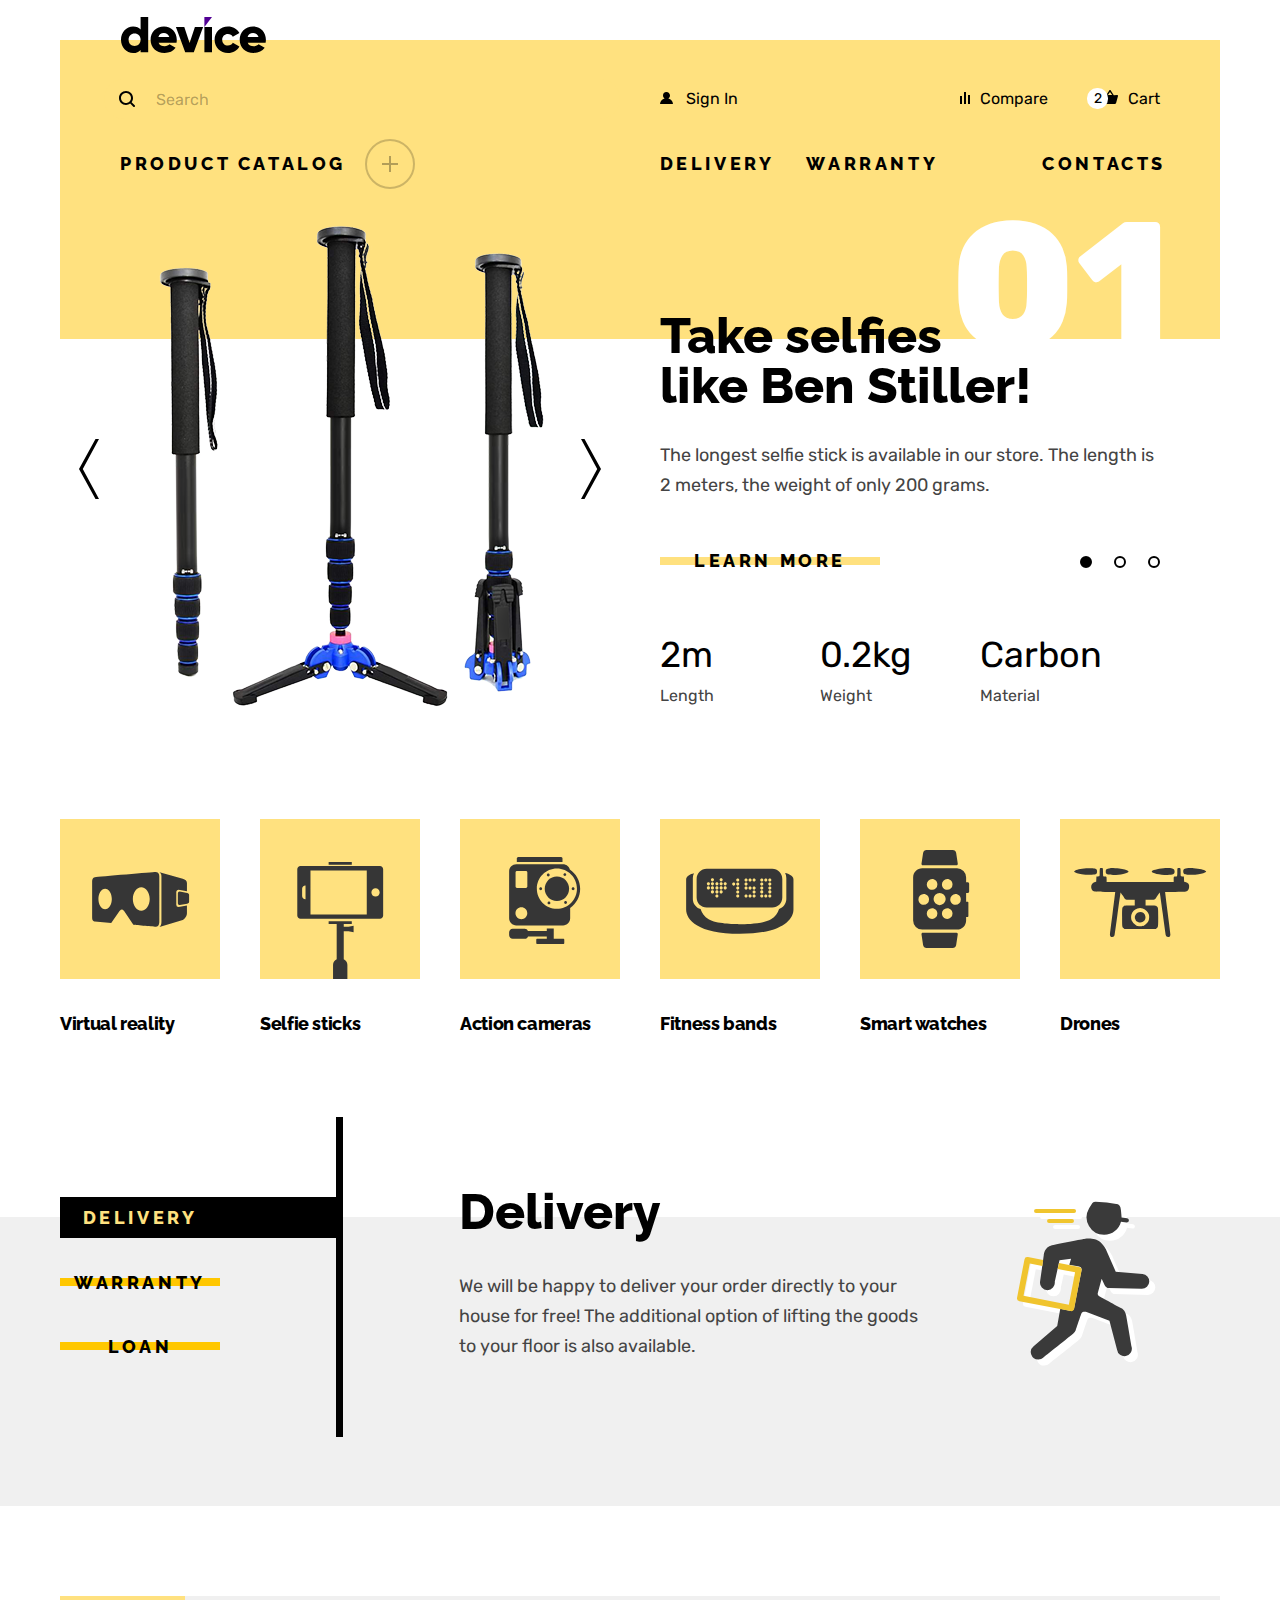
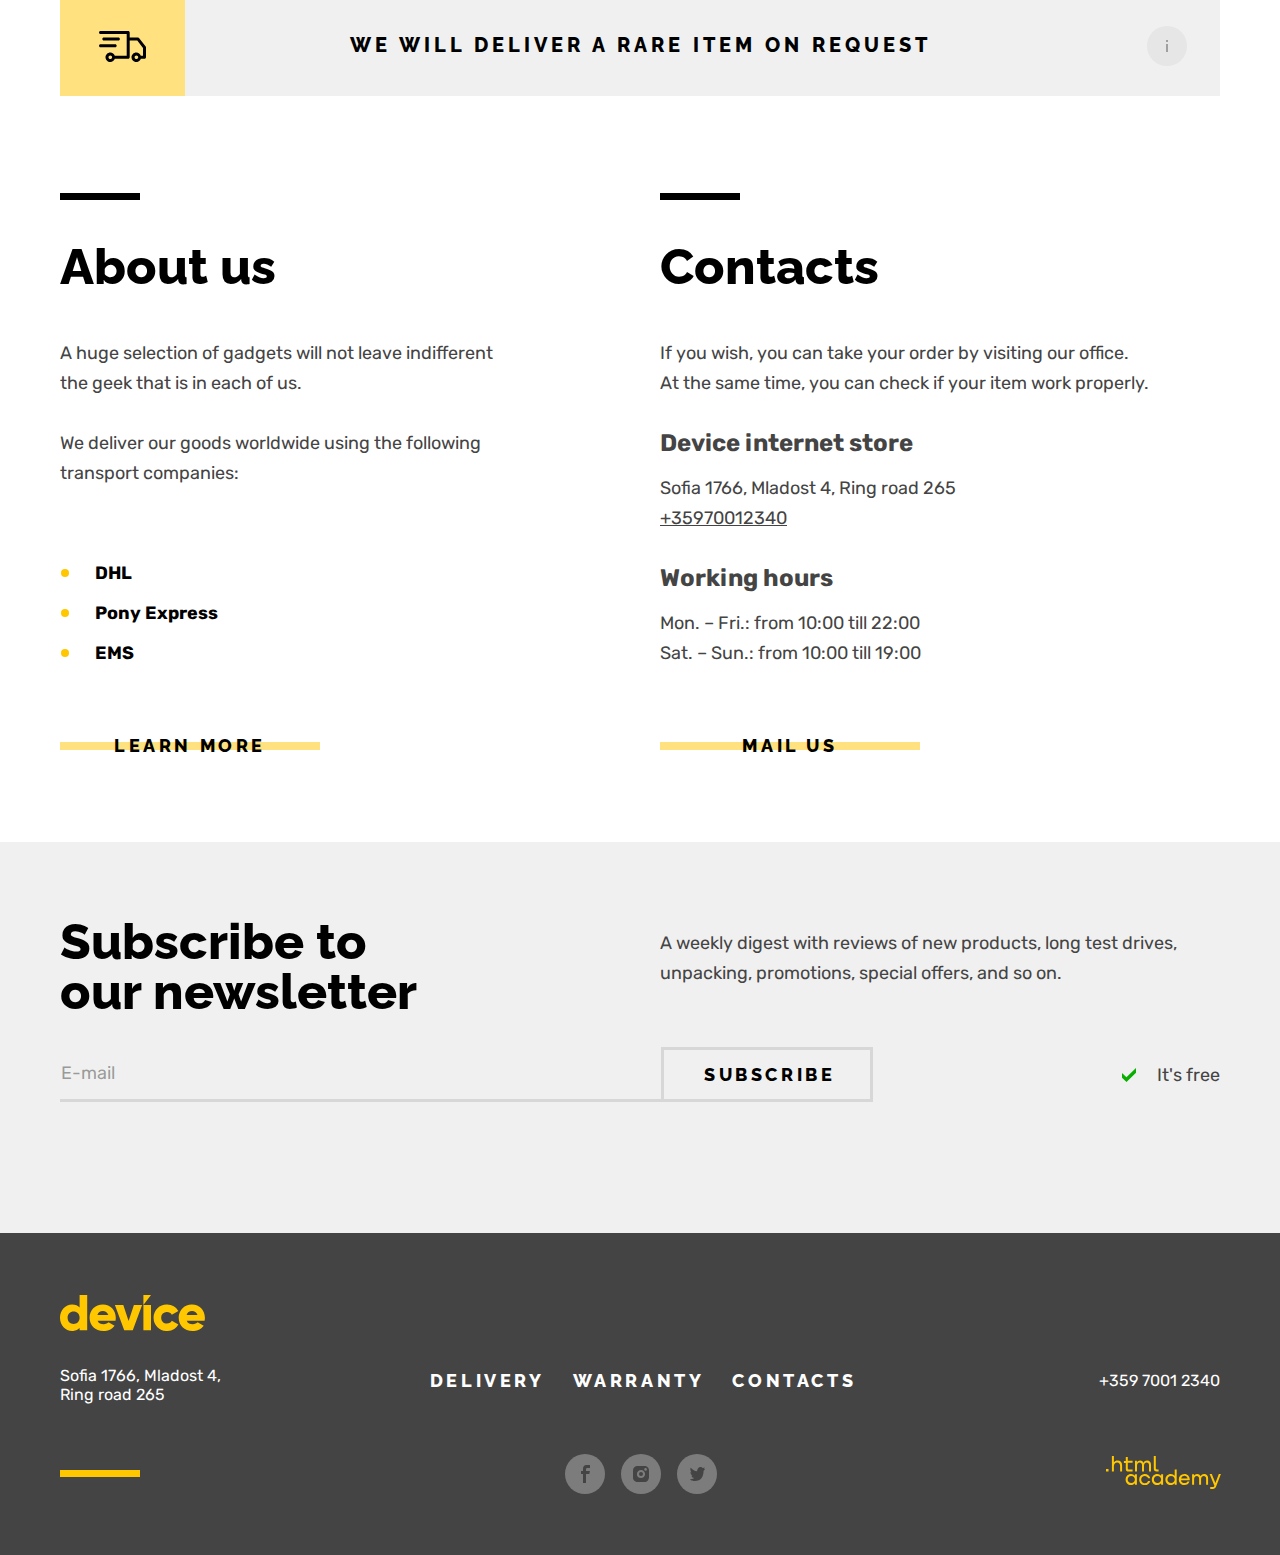
<file: index.html>
<!DOCTYPE html>
<html lang="en">
  <head>
    <meta charset="utf-8">
    <title>Device electronics store</title>
    <link rel="icon" type="image/png" sizes="32x32" href="img/favicon.png">
    <link rel="stylesheet" href="css/styles.css">
  </head>
  <body>
    <header class="page-header">
      <h1 class="visually-hidden">Device electronics store</h1>
      <nav class="navigation">
        <a class="logo-header">
          <img src="img/logo-device-header.svg" alt="Device electronics store logo." width="145" height="36">
        </a>

        <div class="navigation-up-line">
          <!--Search-->
          <form class="search-form" action="https://echo.htmlacademy.ru/" method="get">
            <label class="visually-hidden" for="search-1">Search.</label>
            <div class="search-form-input-wrapper">
              <input class="search-field" type="search" id="search-1" name="search-request" placeholder="Search">
              <button class="search-button" type="submit">Find</button>
            </div>
          </form>

          <!--Navigation top block-->
          <div class="navigation-up-line-container">
            <a class="navigation-link navigation-text-enter" href="#">Sign In</a>
            <a class="navigation-link navigation-text-compare" href="#">Compare</a>
            <a class="navigation-link navigation-text-cart" href="#">
              <div class="goods-number">2</div>
              Cart
            </a>

            <!--Cart Popover-->
            <div class="popover">
              <!--Add class "popover-open" to div with class "popover" above to reveal cart popover-->
              <button class="visually-hidden" type="button">Close.</button>
              <div class="popover-content">
                <h2 class="visually-hidden">Cart.</h2>
                <ul class="cart-items-list">
                  <li class="cart-item">
                    <a class="cart-item-link" href="#">
                      <img class="cart-preview" src="img/product-cart-small-1.jpg" alt="" width="41" height="43">
                      <p class="cart-item-title">Amateur selfie stick</p>
                    </a>
                    <button class="cart-item-delete-button" type="button">
                      <span class="visually-hidden">Remove from the cart.</span>
                    </button>
                  </li>
                  <li class="cart-item">
                    <a class="cart-item-link" href="#">
                      <img class="cart-preview" src="img/product-cart-small-2.jpg" alt="" width="41" height="43">
                      <p class="cart-item-title">Professional selfie stick</p>
                    </a>
                    <button class="cart-item-delete-button" type="button">
                      <span class="visually-hidden">Remove from the cart.</span>
                    </button>
                  </li>
                </ul>
                <div class="cart-summary-wrapper">
                  <span class="cart-summary">Items: 2</span>
                  <span class="cart-summary-cost">Total: $40</span>
                </div>
                <a class="main-button-typography cart-button-white" href="#">Open the Cart</a>
              </div>
            </div>
          </div>
        </div>

        <!--Navigation bottom block-->
        <ul class="navigation-list-shop">
          <li class="navigation-item-catalog">
            <div class="navigation-item-catalog-icon">
              <a class="main-button-typography big-navigation-catalog-link" href="#">Product catalog</a>
            </div>
            <ul class="catalog-categories-list">
              <li class="catalog-categories-item">
                <a class="catalog-categories-link" href="#">Virtual reality</a>
              </li>
              <li class="catalog-categories-item">
                <a class="catalog-categories-link" href="#">Fitness bands</a>
              </li>
              <li class="catalog-categories-item">
                <a class="catalog-categories-link" href="#">Drones</a>
              </li>
              <li class="catalog-categories-item">
                <a class="catalog-categories-link" href="selfie-sticks.html">Selfie sticks</a>
              </li>
              <li class="catalog-categories-item">
                <a class="catalog-categories-link" href="#">Smart watches</a>
              </li>
              <li class="catalog-categories-item">
                <a class="catalog-categories-link" href="#">Action cameras</a>
              </li>
            </ul>
          </li>
          <li>
            <a class="main-button-typography big-navigation-link" href="#">Delivery</a>
          </li>
          <li class="navigation-item-warranty">
            <a class="main-button-typography big-navigation-link" href="#">Warranty</a>
          </li>
          <li>
            <a class="main-button-typography big-navigation-link" href="#">Contacts</a>
          </li>
        </ul>
      </nav>
    </header>

    <main class="main-container">
      <div class="page-container">

        <!--Slider-->
        <section class="slider">
          <h2 class="visually-hidden">Bestsellers.</h2>
          <ol class="slider-list">
            <li class="index-columns">
              <h3 class="visually-hidden">Selfie stick.</h3>
              <img src="img/slider-3-selfie-stick.png" alt="" width="560" height="560">
              <div class="one-half-box">
                <div class="slider-item-number">01</div>
                <strong class="title-typography slider-item-tagline">Take selfies <br>like Ben Stiller!</strong>
                <p class="main-text">The longest selfie stick is available in our store. The length is <br>2 meters, the weight of only 200 grams.</p>
                <a class="main-button-typography button-details button-yellow-line" href="#">Learn more</a>
                <dl class="slider-item-specifications-list">
                  <div class="specifications-container">
                    <dt class="slider-item-specifications-term">Length</dt>
                    <dd class="slider-item-specifications-description">2m</dd>
                  </div>
                  <div class="specifications-container">
                    <dt class="slider-item-specifications-term">Weight</dt>
                    <dd class="slider-item-specifications-description">0.2kg</dd>
                  </div>
                  <div class="specifications-container">
                    <dt class="slider-item-specifications-term">Material</dt>
                    <dd class="slider-item-specifications-description">Carbon</dd>
                  </div>
                </dl>
              </div>
            </li>
            <li class="index-columns slide-hidden">
              <h3 class="visually-hidden">Fitness band.</h3>
              <img src="img/slider-2-fitness-band.png" alt="" width="560" height="560">
              <div class="one-half-box">
                <div class="slider-item-number">02</div>
                <strong class="title-typography slider-item-tagline">Be in great shape!</strong>
                <p class="main-text">Motivating fitness bands will help you find the strength not to miss workouts and follow a diet.</p>
                <a class="main-button-typography button-details button-yellow-line" href="#">Learn more</a>
                <dl class="slider-item-specifications-list">
                  <div class="specifications-container">
                    <dt class="slider-item-specifications-term">Without recharging</dt>
                    <dd class="slider-item-specifications-description">48 hours</dd>
                  </div>
                </dl>
              </div>
            </li>
            <li class="index-columns slide-hidden">
              <h3 class="visually-hidden">Drone.</h3>
              <img src="img/slider-1-drone.png" alt="" width="560" height="560">
              <div class="one-half-box">
                <div class="slider-item-number">03</div>
                <strong class="title-typography slider-item-tagline">Shoot a bird's <br>eye view video!</strong>
                <p class="main-text">Thanks to a high dynamic range, high resolution, and accurate color reproduction, even low-light scenes are sharp
                  and vibrant.</p>
                <a class="main-button-typography button-details button-yellow-line" href="#">Learn more</a>
                <dl class="slider-item-specifications-list">
                  <div class="specifications-container">
                    <dt class="slider-item-specifications-term">Video</dt>
                    <dd class="slider-item-specifications-description">5.4K</dd>
                  </div>
                  <div class="specifications-container">
                    <dt class="slider-item-specifications-term">FHD Transmission</dt>
                    <dd class="slider-item-specifications-description">12km</dd>
                  </div>
                </dl>
              </div>
            </li>
          </ol>

          <!--Slider navigation-->
          <div class="photo-slider-buttons-wrapper">
            <button class="photo-slider-button" type="button">
              <span class="visually-hidden">Previous photo.</span>
            </button>
            <button class="photo-slider-button slider-next" type="button">
              <span class="visually-hidden">Next photo.</span>
            </button>
          </div>

          <div class="main-slider-pagination">
            <button class="main-slider-pagination-button slider-pagination-button-current" type="button">
              <span class="visually-hidden">Selfie stick.</span>
            </button>
            <button class="main-slider-pagination-button" type="button">
              <span class="visually-hidden">Fitness band.</span>
            </button>
            <button class="main-slider-pagination-button" type="button">
              <span class="visually-hidden">Drone.</span>
            </button>
          </div>
        </section>

        <!--Product categories-->
        <section>
          <h2 class="visually-hidden">Categories.</h2>
          <ul class="categories-list">
            <li>
              <a class="categories-link category-1-VR" href="#">
                <span class="categories-name">Virtual reality</span>
              </a>
            </li>
            <li>
              <a class="categories-link category-2-selfie-sticks" href="selfie-sticks.html">
                <span class="categories-name">Selfie sticks</span>
              </a>
            </li>
            <li>
              <a class="categories-link category-3-action-cameras" href="#">
                <span class="categories-name">Action cameras</span>
              </a>
            </li>
            <li>
              <a class="categories-link category-4-fitness-bands" href="#">
                <span class="categories-name">Fitness bands</span>
              </a>
            </li>
            <li>
              <a class="categories-link category-5-smart-watches" href="#">
                <span class="categories-name">Smart watches</span>
              </a>
            </li>
            <li>
              <a class="categories-link category-6-drones" href="#">
                <span class="categories-name">Drones</span>
              </a>
            </li>
          </ul>
        </section>
      </div>

      <!--Services, the second slider-->
      <section class="services">
        <h2 class="visually-hidden">Services.</h2>

        <div class="services-grey-background">
          <div class="page-container tabs-container">

            <!--Tabs-->
            <ul class="services-navigation-tabs">
              <li class="services-navigation-item services-navigation-item-current">
                <div class="tabs-button">
                  <a class="main-button-typography tabs-button-current" href="#">Delivery</a>
                </div>
              </li>
              <li class="services-navigation-item">
                <div class="tabs-button">
                  <a class="main-button-typography button-yellow-dark-line" href="#">Warranty</a>
                </div>
              </li>
              <li class="services-navigation-item">
                <div class="tabs-button">
                  <a class="main-button-typography button-yellow-dark-line" href="#">Loan</a>
                </div>
              </li>
            </ul>

            <!--Content-->
            <ul class="services-list">
              <li class="services-item services-item-1-delivery">
                <div>
                  <h3 class="title-typography services-title">Delivery</h3>
                  <p class="main-text services-text">We will be happy to deliver your order directly to your <br>house for free! The additional option
                    of lifting the goods <br>to your floor is also available.</p>
                </div>
              </li>
              <li class="services-item services-item-2-warranty services-item-hidden">
                <div>
                  <h3 class="title-typography services-title">Warranty</h3>
                  <p class="main-text services-text">All goods come with instruction manual and certificate <br>with one year warranty.</p>
                </div>
              </li>
              <li class="services-item services-item-3-credit services-item-hidden">
                <div>
                  <h3 class="title-typography services-title">Credit</h3>
                  <p class="main-text services-text">Take advantage of the unique credit program of our <br>financial partners. Buy now, pay later!
                  </p>
                </div>
              </li>
            </ul>
          </div>
        </div>

        <!--Rare items-->
        <div class="page-container">
          <h3 class="visually-hidden">Rare items request.</h3>
          <a class="main-button-typography services-rare-items-link" href="#">
            <span class="services-rare-items-text">We will deliver a rare item on request</span>
          </a>
        </div>
      </section>

      <div class="page-container index-columns">
        <!--About us-->
        <section class="about-contacts one-half-box">
          <h2 class="title-typography about-contacts-title">About us</h2>
          <p class="main-text">A huge selection of gadgets will not leave indifferent <br>the geek that is in each of us.</p>
          <p class="main-text">We deliver our goods worldwide using the following <br>transport companies:</p>

          <ul class="delivery-companies-list">
            <li class="delivery-companies-item">
              <span class="delivery-companies-name">DHL</span>
            </li>
            <li class="delivery-companies-item">
              <span class="delivery-companies-name">Pony Express</span>
            </li>
            <li class="delivery-companies-item">
              <span class="delivery-companies-name">EMS</span>
            </li>
          </ul>

          <a class="main-button-typography about-contacts-button button-yellow-line" href="#">Learn more</a>
        </section>

        <!--Contacts-->
        <section class="about-contacts one-half-box">
          <h2 class="title-typography about-contacts-title">Contacts</h2>
          <p class="main-text">If you wish, you can take your order by visiting our office. <br>At the same time, you can check if your item work
            properly.</p>

          <h3 class="visually-hidden">Address and phone number.</h3>
          <address class="contacts-address">
            <b class="sub-title">Device internet store</b>
            <p class="address-text">Sofia 1766, Mladost 4, Ring road 265</p>
            <a class="contacts-phone" href="tel:35970012340">+35970012340</a>
          </address>

          <h3 class="sub-title">Working hours</h3>
          <ol class="contacts-schedule">
            <li>Mon. – Fri.: from 10:00 till 22:00</li>
            <li>Sat. – Sun.: from 10:00 till 19:00</li>
          </ol>

          <a class="main-button-typography about-contacts-button button-yellow-line" href="#">Mail us</a>
        </section>
      </div>

      <!--Subscription to newsletter-->
      <section>
        <div class="subscription-grey-background">
          <div class="page-container">
            <h2 class="visually-hidden">Subscription to newsletter.</h2>
            <div class="index-columns">
              <strong class="title-typography one-half-box">Subscribe to <br>our newsletter</strong>
              <p class="subscription-text one-half-box">A weekly digest with reviews of new products, long test drives, unpacking, promotions, special
                offers, and so on.</p>
            </div>

            <div class="subscribe-container">
              <!--Subscription form-->
              <form class="newsletter-form" action="https://echo.htmlacademy.ru/" method="post">
                <label class="visually-hidden" for="email-1">E-mail for newsletter.</label>
                <input class="mail-field" type="email" id="email-1" name="newsletter-email" placeholder="E-mail" required>
                <button class="main-button-typography subscribe-button" type="submit">Subscribe</button>
              </form>

              <span class="subscribe-note">It's free</span>
            </div>
          </div>
        </div>
      </section>

    </main>

    <footer class="page-footer">
      <div class="page-container footer-container">

        <a>
          <img class="logo" src="img/logo-device-footer.svg" alt="Device electronics store logo." width="145" height="36">
        </a>

        <div class="footer-info-container">
          <address class="footer-address">Sofia 1766, Mladost 4, <br>Ring road 265</address>

          <!--links-->
          <section>
            <h2 class="visually-hidden">Useful links.</h2>
            <ul class="footer-list">
              <li>
                <a class="main-button-typography big-navigation-link footer-button" href="#">Delivery</a>
              </li>
              <li>
                <a class="main-button-typography big-navigation-link footer-button" href="#">Warranty</a>
              </li>
              <li>
                <a class="main-button-typography big-navigation-link footer-button" href="#">Contacts</a>
              </li>
            </ul>
          </section>

          <div class="footer-phone-number-container">
            <a class="footer-phone-number" href="tel:35970012340">+359 7001 2340</a>
          </div>
        </div>

        <!--Social Media-->
        <div class="footer-info-container footer-info-container-bottom">

          <section>
            <h2 class="visually-hidden">Our social media links.</h2>
            <ul class="footer-list">
              <li class="footer-social-item">
                <a class="social-media-links facebook" href="#">
                  <span class="visually-hidden">Facebook.</span>
                </a>
              </li>
              <li class="footer-social-item">
                <a class="social-media-links instagram" href="#">
                  <span class="visually-hidden">Instagram.</span>
                </a>
              </li>
              <li class="footer-social-item">
                <a class="social-media-links twitter" href="#">
                  <span class="visually-hidden">Twitter.</span>
                </a>
              </li>
            </ul>
          </section>

          <a class="academy-logo-link" href="#">
            <svg class="academy-logo" xmlns="http://www.w3.org/2000/svg" width="115" height="33" role="img" aria-label="HTML-Academy logo.">
              <path
                d="M0 12.9v2.6h2.5v-2.6H0ZM11.6 4.5c-1.6 0-2.8.7-3.6 1.7h-.1V0h-2v15.5h2v-5.3c0-2.1 1.3-3.6 3.3-3.6 1.8 0 2.9 1.4 2.9 3.2v5.7h2V9.4c.1-3-1.8-4.9-4.5-4.9ZM26.6 4.8h-4.8V1.1h-2v3.8h-1.9v2h1.9v6c0 1.7 1 2.7 2.7 2.7h4.1v-2h-3.7c-.7 0-1.1-.4-1.1-1.1V6.8h4.8v-2ZM41.1 4.6c-1.6 0-2.9.8-3.5 2.1h-.1a3.7 3.7 0 0 0-3.4-2.1c-1.4 0-2.5.8-3.1 1.8h-.1V4.8H29v10.6h2V10c0-2 1-3.5 2.6-3.5 1.5 0 2.4 1 2.4 2.6v6.3h2V9.8c0-2.4 1.4-3.3 2.6-3.3 1.5 0 2.4 1 2.4 2.6v6.3h2V8.9c.1-2.5-1.4-4.3-3.9-4.3ZM47.8 12.7c0 1.7 1 2.7 2.8 2.7h2v-2h-1.7c-.7 0-1.1-.4-1.1-1.1V0h-2v12.7ZM28.9 19.7a4.9 4.9 0 0 0-3.9-1.8c-3.1 0-5.4 2.3-5.4 5.6s2.3 5.6 5.4 5.6c1.8 0 3-.8 3.8-1.9h.1v1.6h2V18.2h-2v1.5Zm-3.6 7.4a3.5 3.5 0 0 1-3.6-3.6c0-2 1.4-3.6 3.6-3.6s3.6 1.6 3.6 3.6c0 1.9-1.4 3.6-3.6 3.6ZM44.2 22c-.5-2.4-2.6-4.1-5.4-4.1a5.4 5.4 0 0 0-5.6 5.6c0 3.1 2.2 5.6 5.6 5.6 2.8 0 4.9-1.8 5.4-4.2h-2.1a3.4 3.4 0 0 1-3.3 2.3 3.5 3.5 0 0 1-3.6-3.6c0-2 1.4-3.6 3.6-3.6 1.6 0 2.8 1 3.3 2.2h2.1V22ZM55.1 19.7a4.9 4.9 0 0 0-3.9-1.8c-3.1 0-5.4 2.3-5.4 5.6s2.3 5.6 5.4 5.6c1.8 0 3-.8 3.8-1.9h.1v1.6h2V18.2h-2v1.5Zm-3.6 7.4a3.5 3.5 0 0 1-3.6-3.6c0-2 1.4-3.6 3.6-3.6s3.6 1.6 3.6 3.6c0 1.9-1.5 3.6-3.6 3.6ZM68.7 19.8a5 5 0 0 0-3.9-1.9c-3.1 0-5.4 2.3-5.4 5.6s2.2 5.6 5.4 5.6c1.7 0 3-.8 3.8-1.8h.1v1.5h2V13.4h-2v6.4Zm-3.6 7.3a3.5 3.5 0 0 1-3.6-3.6c0-2 1.4-3.6 3.6-3.6s3.6 1.6 3.6 3.6c-.1 2-1.5 3.6-3.6 3.6ZM78.3 17.9a5.4 5.4 0 0 0-5.5 5.6c0 3 2.1 5.6 5.5 5.6 2.5 0 4.5-1.3 5.2-3.6h-2.1c-.5 1-1.6 1.6-3 1.6-1.9 0-3.3-1.3-3.4-2.9h8.8c.2-3.6-2-6.3-5.5-6.3Zm0 1.9c1.7 0 3 1 3.3 2.6h-6.5a3.2 3.2 0 0 1 3.2-2.6ZM98.2 17.9a4 4 0 0 0-3.6 2h-.1c-.6-1.2-1.8-2-3.4-2-1.4 0-2.5.7-3.1 1.8v-1.5h-1.9v10.6h2v-5.4c0-2 1-3.4 2.6-3.5 1.5 0 2.4 1 2.4 2.6v6.3h2v-5.6c0-2.4 1.4-3.3 2.6-3.3 1.5 0 2.4 1 2.4 2.6v6.3h2v-6.5c.1-2.6-1.4-4.4-3.9-4.4ZM109.4 27l-3.6-8.9h-2.2l4.8 11.6c-.3.9-.7 1.2-1.7 1.2h-2.5v2h2.5c1.8 0 2.8-.8 3.5-2.6l4.7-12.2h-2.1l-3.4 8.9Z"
              />
            </svg>
          </a>

        </div>
      </div>
    </footer>

    <!--Modal window-->
    <div class="modal-container modal-container-close">
      <!--Delete class "modal-container-close" to reveal the modal window-->
      <div class="modal modal-order">
        <button class="modal-close-button" type="button">
          <span class="visually-hidden">Close.</span>
        </button>
        <section class="modal-content">
          <h2 class="modal-title">Delivery on request</h2>

          <form action="https://echo.htmlacademy.ru/" method="post">
            <div class="fields-wrapper">
              <div class="order-form-wrapper grid-columns-2">
                <label class="order-form-label" for="name-1">Your name:</label>
                <div class="order-form-field-wrapper order-form-field-name">
                  <input class="order-form-field order-form-field-basic" type="text" id="name-1" name="name" placeholder="Name">
                  <div class="order-form-field-feedback">Please enter your first and and last name</div>
                </div>
              </div>

              <div class="order-form-wrapper grid-columns-2">
                <label class="order-form-label" for="email-2">Your e-mail:</label>
                <div class="order-form-field-wrapper order-form-field-email">
                  <input class="order-form-field order-form-field-basic" type="email" id="email-2" name="email" placeholder="E-mail" required>
                  <div class="order-form-field-feedback">Please enter your e-mail</div>
                </div>
              </div>

              <div class="order-form-wrapper grid-columns-3">
                <label class="order-form-label" for="request-1">Goods you need:</label>
                <input class="order-form-field order-form-field-basic" type="text" id="request-1" name="request" placeholder="Goods" required>
                <div class="order-form-field-feedback">Please describe what you need</div>
              </div>

              <div class="order-form-wrapper grid-columns-1">
                <div class="order-form-label-wrapper">
                  <label class="order-form-label" for="quantity-1">Quantity:</label>
                  <div class="order-form-tooltip">
                    <button class="order-form-tooltip-icon" type="button">
                      <span class="visually-hidden">Show additional information.</span>
                    </button>
                    <div class="order-form-tooltip-text">We will try to find the right number of requested goods. <br>Be aware that your order can be
                      delivered in parts.
                    </div>
                  </div>
                </div>
                <div class="order-form-field-wrapper">
                  <input class="order-form-field order-form-field-quantity" type="number" id="quantity-1" name="quantity" value="1">
                  <!-- When user changed the default value, the field become active (class "order-form-field-quantity-active" should be added in input by JS) -->
                  <button class="range-quantity quantity-minus" type="button">
                    <span class="visually-hidden">Decrease quantity by 1.</span>
                  </button>
                  <button class="range-quantity quantity-plus" type="button">
                    <span class="visually-hidden">Increase quantity by 1.</span>
                  </button>
                </div>
              </div>
            </div>

            <button class="main-button-typography filter-modal-button button-yellow-dark-line" type="submit">Send request</button>
          </form>

        </section>
      </div>
    </div>
  </body>
</html>
</file>
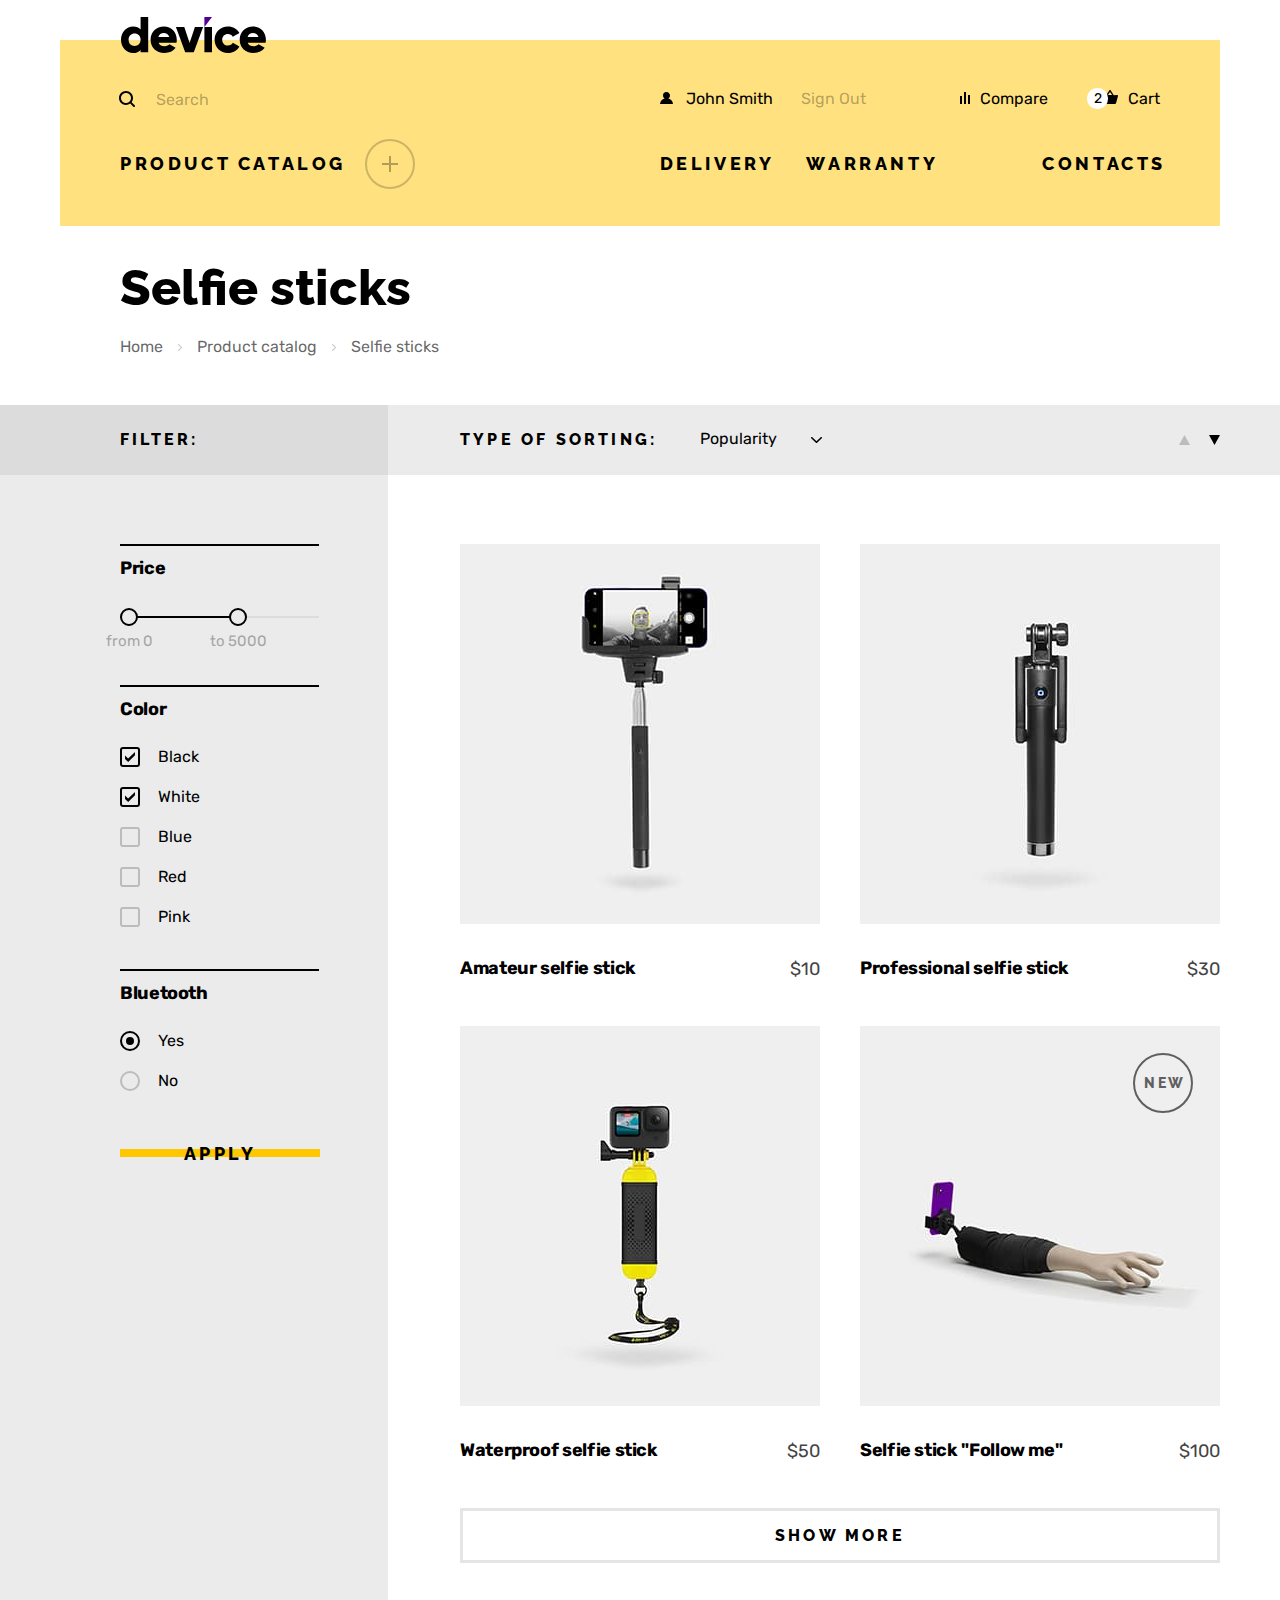
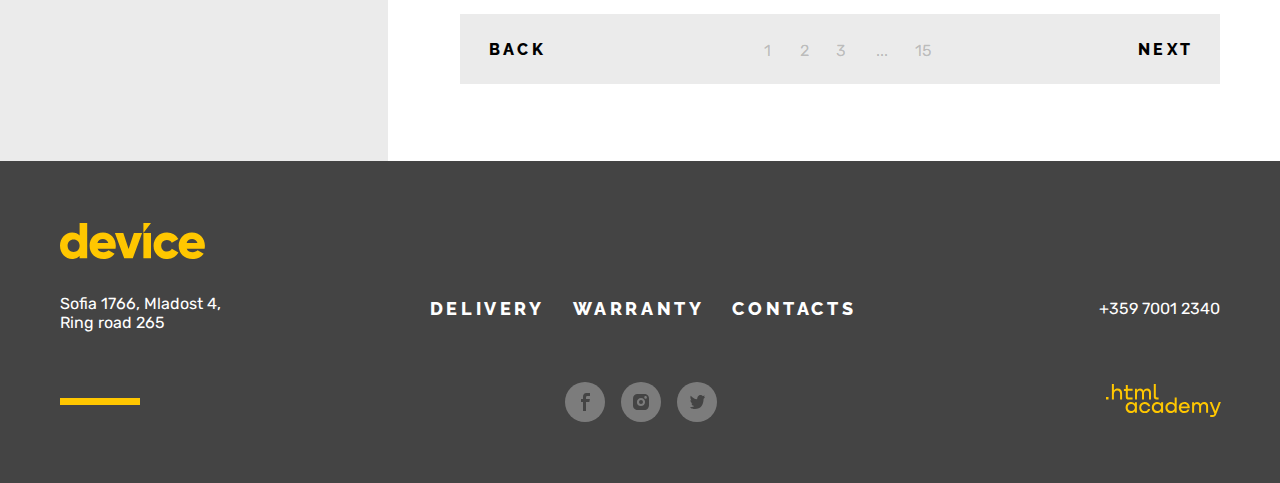
<file: selfie-sticks.html>
<!DOCTYPE html>
<html lang="en">
  <head>
    <meta charset="utf-8">
    <title>Selfie sticks</title>
    <link rel="icon" type="image/png" sizes="32x32" href="img/favicon.png">
    <link rel="stylesheet" href="css/styles.css">
  </head>
  <body>
    <header class="page-header">
      <nav class="navigation navigation-inner-pages">
        <a class="logo-header" href="index.html">
          <img src="img/logo-device-header.svg" alt="Device electronics store logo." width="145" height="36">
        </a>

        <div class="navigation-up-line">
          <!--Search-->
          <form class="search-form" action="https://echo.htmlacademy.ru/" method="get">
            <label class="visually-hidden" for="search-1">Search.</label>
            <div class="search-form-input-wrapper">
              <input class="search-field" type="search" id="search-1" name="search-request" placeholder="Search">
              <button class="search-button" type="submit">Find</button>
            </div>
          </form>

          <!--Navigation top block-->
          <div class="navigation-up-line-container">
            <a class="navigation-link navigation-text-enter" href="#">John Smith</a>
            <a class="navigation-link navigation-text-sign-out" href="#">Sign Out</a>
            <a class="navigation-link navigation-text-compare" href="#">Compare</a>
            <a class="navigation-link navigation-text-cart" href="#">
              <div class="goods-number">2</div>
              Cart
            </a>

            <!--Cart Popover-->
            <div class="popover">
              <!--Add class "popover-open" to div with class "popover" above to reveal cart popover-->
              <button class="visually-hidden" type="button">Close.</button>
              <div class="popover-content">
                <h2 class="visually-hidden">Cart.</h2>
                <ul class="cart-items-list">
                  <li class="cart-item">
                    <a class="cart-item-link" href="#">
                      <img class="cart-preview" src="img/product-cart-small-1.jpg" alt="" width="41" height="43">
                      <p class="cart-item-title">Amateur selfie stick</p>
                    </a>
                    <button class="cart-item-delete-button" type="button">
                      <span class="visually-hidden">Remove from the cart.</span>
                    </button>
                  </li>
                  <li class="cart-item">
                    <a class="cart-item-link" href="#">
                      <img class="cart-preview" src="img/product-cart-small-2.jpg" alt="" width="41" height="43">
                      <p class="cart-item-title">Professional selfie stick</p>
                    </a>
                    <button class="cart-item-delete-button" type="button">
                      <span class="visually-hidden">Remove from the cart.</span>
                    </button>
                  </li>
                </ul>
                <div class="cart-summary-wrapper">
                  <span class="cart-summary">Items: 2</span>
                  <span class="cart-summary-cost">Total: $40</span>
                </div>
                <a class="main-button-typography cart-button-white" href="#">Open the Cart</a>
              </div>
            </div>
          </div>
        </div>

        <!--Navigation bottom block-->
        <ul class="navigation-list-shop">
          <li class="navigation-item-catalog">
            <div class="navigation-item-catalog-icon">
              <a class="main-button-typography big-navigation-catalog-link" href="#">Product catalog</a>
            </div>
            <ul class="catalog-categories-list">
              <li class="catalog-categories-item">
                <a class="catalog-categories-link" href="#">Virtual reality</a>
              </li>
              <li class="catalog-categories-item">
                <a class="catalog-categories-link" href="#">Fitness bands</a>
              </li>
              <li class="catalog-categories-item">
                <a class="catalog-categories-link" href="#">Drones</a>
              </li>
              <li class="catalog-categories-item">
                <a class="catalog-categories-link" href="selfie-sticks.html">Selfie sticks</a>
              </li>
              <li class="catalog-categories-item">
                <a class="catalog-categories-link" href="#">Smart watches</a>
              </li>
              <li class="catalog-categories-item">
                <a class="catalog-categories-link" href="#">Action cameras</a>
              </li>
            </ul>
          </li>
          <li>
            <a class="main-button-typography big-navigation-link" href="#">Delivery</a>
          </li>
          <li class="navigation-item-warranty">
            <a class="main-button-typography big-navigation-link" href="#">Warranty</a>
          </li>
          <li>
            <a class="main-button-typography big-navigation-link" href="#">Contacts</a>
          </li>
        </ul>
      </nav>
    </header>

    <main class="main-container main-catalog">

      <div class="catalog-header">
        <h1 class="catalog-header-title">Selfie sticks</h1>

        <!--Bread crumbs-->
        <ul class="breadcrumbs">
          <li class="breadcrumbs-item">
            <a class="breadcrumbs-link" href="index.html">Home</a>
          </li>
          <li class="breadcrumbs-item">
            <a class="breadcrumbs-link" href="#">Product catalog</a>
          </li>
          <li class="breadcrumbs-item">
            <a class="breadcrumbs-link">Selfie sticks</a>
          </li>
        </ul>
      </div>

      <div class="catalog-container">
        <div class="left-side-background">
          <div class="left-side-title-background"></div>
        </div>

        <!--Filters-->
        <section class="catalog-filter">
          <h2 class="main-button-typography catalog-title catalog-filter-title-container">Filter:</h2>
          <form class="catalog-filter-form" action="https://echo.htmlacademy.ru/" method="get">
            <fieldset class="catalog-filter-group">
              <legend class="catalog-filter-title">Price</legend>
              <div class="range-scale">
                <div class="range-bar" style="left: 9px; right: 81px;">
                  <button class="range-toggle toggle-min" type="button">
                    <span class="visually-hidden">Change minimal price.</span>
                  </button>
                  <label class="catalog-filter-label" style="left: -23px;">
                    <!--The value of left shift (style="left: -x") should be calculated by JS using formula x = 0.5 * (width of label)-->
                    <span class="catalog-filter-label-text">from</span>
                    <input class="catalog-filter-input" type="number" value="0" name="min-price" style="width: 10px">
                    <!--The width of input should be calculated by JS and depend on width of content inside the input-->
                  </label>
                  <button class="range-toggle toggle-max" type="button">
                    <span class="visually-hidden">Change maximum price.</span>
                  </button>
                  <label class="catalog-filter-label" style="right: -28px;">
                    <!--The value of right shift (style="right: -x") should be calculated by JS using formula x = 0.5 * (width of label)-->
                    <span class="catalog-filter-label-text">to</span>
                    <input class="catalog-filter-input" type="number" value="5000" name="max-price" style="width: 38px">
                    <!--The width of input should be calculated by JS and depend on width of content inside the input-->
                  </label>
                </div>
              </div>
            </fieldset>

            <fieldset class="catalog-filter-group">
              <legend class="catalog-filter-title">Color</legend>
              <ul class="catalog-filter-list">
                <li>
                  <label class="catalog-filter-item-label">
                    <input class="control-input visually-hidden" type="checkbox" name="black" checked>
                    <svg class="check-mark" xmlns="http://www.w3.org/2000/svg" aria-hidden="true" focusable="false" width="10" height="10">
                      <path d="M10 0 3.1 6.6 0 3.6v3.3L3.2 10 10 3.3V0Z"/>
                    </svg>
                    <span class="control-mark"></span>
                    <span class="control-label">Black</span>
                  </label>
                </li>
                <li>
                  <label class="catalog-filter-item-label">
                    <input class="control-input visually-hidden" type="checkbox" name="white" checked>
                    <svg class="check-mark" xmlns="http://www.w3.org/2000/svg" aria-hidden="true" focusable="false" width="10" height="10">
                      <path d="M10 0 3.1 6.6 0 3.6v3.3L3.2 10 10 3.3V0Z"/>
                    </svg>
                    <span class="control-mark"></span>
                    <span class="control-label">White</span>
                  </label>
                </li>
                <li>
                  <label class="catalog-filter-item-label">
                    <input class="control-input visually-hidden" type="checkbox" name="blue">
                    <svg class="check-mark" xmlns="http://www.w3.org/2000/svg" aria-hidden="true" focusable="false" width="10" height="10">
                      <path d="M10 0 3.1 6.6 0 3.6v3.3L3.2 10 10 3.3V0Z"/>
                    </svg>
                    <span class="control-mark"></span>
                    <span class="control-label">Blue</span>
                  </label>
                </li>
                <li>
                  <label class="catalog-filter-item-label">
                    <input class="control-input visually-hidden" type="checkbox" name="red">
                    <svg class="check-mark" xmlns="http://www.w3.org/2000/svg" aria-hidden="true" focusable="false" width="10" height="10">
                      <path d="M10 0 3.1 6.6 0 3.6v3.3L3.2 10 10 3.3V0Z"/>
                    </svg>
                    <span class="control-mark"></span>
                    <span class="control-label">Red</span>
                  </label>
                </li>
                <li>
                  <label class="catalog-filter-item-label">
                    <input class="control-input visually-hidden" type="checkbox" name="pink">
                    <svg class="check-mark" xmlns="http://www.w3.org/2000/svg" aria-hidden="true" focusable="false" width="10" height="10">
                      <path d="M10 0 3.1 6.6 0 3.6v3.3L3.2 10 10 3.3V0Z"/>
                    </svg>
                    <span class="control-mark"></span>
                    <span class="control-label">Pink</span>
                  </label>
                </li>
              </ul>
            </fieldset>

            <fieldset class="catalog-filter-group">
              <legend class="catalog-filter-title">Bluetooth</legend>
              <ul class="catalog-filter-list">
                <li>
                  <label class="catalog-filter-item-label">
                    <input class="control-input visually-hidden" type="radio" name="Bluetooth" value="yes" checked>
                    <span class="control-mark"></span>
                    <span class="control-label">Yes</span>
                  </label>
                </li>
                <li>
                  <label class="catalog-filter-item-label">
                    <input class="control-input visually-hidden" type="radio" name="Bluetooth" value="no">
                    <span class="control-mark"></span>
                    <span class="control-label">No</span>
                  </label>
                </li>
              </ul>
            </fieldset>

            <button class="main-button-typography filter-modal-button button-yellow-dark-line" type="submit">Apply</button>
          </form>
        </section>

        <div class="catalog-right-part-container">
          <!-- Sorting-->
          <section class="catalog-sorting">
            <h2 class="main-button-typography catalog-title">Type of sorting:</h2>

            <form action="https://echo.htmlacademy.ru/" method="get">
              <label class="visually-hidden" for="sorting">Sorting by.</label>
              <div class="sorting-wrapper">
                <select class="select-control" id="sorting" name="sorting">
                  <option value="popular first">Popularity</option>
                  <option value="cheap first">Price</option>
                </select>
              </div>
              <button class="visually-hidden" type="submit">Sort products.</button>
            </form>

            <ul class="sorting-indicator">
              <li>
                <a class="sorting-indicator-link" href="#">
                  <span class="visually-hidden">Ascending.</span>
                  <svg class="sorting-indicator-icon sorting-indicator-icon-not-current" xmlns="http://www.w3.org/2000/svg" aria-hidden="true" focusable="false" width="11" height="10" fill="none">
                    <path d="M5.5 0 11 10H0"/>
                  </svg>
                </a>
              </li>
              <li>
                <a class="sorting-indicator-link">
                  <span class="visually-hidden">Descending.</span>
                  <svg class="sorting-indicator-icon sort-down sorting-indicator-icon-current" xmlns="http://www.w3.org/2000/svg" aria-hidden="true" focusable="false" width="11" height="10" fill="none">
                    <path d="M5.5 0 11 10H0"/>
                  </svg>
                </a>
              </li>
            </ul>
          </section>

          <!--Products-->
          <section class="catalog-products">
            <h2 class="visually-hidden">Selfie sticks list.</h2>
            <ul class="product-list">
              <li class="product-card">
                <img src="img/product-selfie-sticks-1.jpg" alt="Amateur selfie stick." width="360" height="380">
                <a class="main-button-typography product-card-details-button button-yellow-dark-line" href="#">Learn more</a>
                <div class="catalog-fade-background"></div>
                <div class="catalog-image-focus"></div>
                <div class="product-info">
                  <h3 class="product-card-title">Amateur selfie stick</h3>
                  <span class="product-card-price">$10</span>
                </div>
                <div class="product-badge product-badge-invisible">New</div>
              </li>
              <li class="product-card">
                <img src="img/product-selfie-sticks-2.jpg" alt="Professional selfie stick." width="360" height="380">
                <a class="main-button-typography product-card-details-button button-yellow-dark-line" href="#">Learn more</a>
                <div class="catalog-fade-background"></div>
                <div class="catalog-image-focus"></div>
                <div class="product-info">
                  <h3 class="product-card-title">Professional selfie stick</h3>
                  <span class="product-card-price">$30</span>
                </div>
                <div class="product-badge product-badge-invisible">New</div>
              </li>
              <li class="product-card">
                <img src="img/product-selfie-sticks-3.jpg" alt="Waterproof selfie stick." width="360" height="380">
                <a class="main-button-typography product-card-details-button button-yellow-dark-line" href="#">Learn more</a>
                <div class="catalog-fade-background"></div>
                <div class="catalog-image-focus"></div>
                <div class="product-info">
                  <h3 class="product-card-title">Waterproof selfie stick</h3>
                  <span class="product-card-price">$50</span>
                </div>
                <div class="product-badge product-badge-invisible">New</div>
              </li>
              <li class="product-card">
                <img src="img/product-selfie-sticks-4.jpg" alt="Selfie stick "Follow me"" width="360" height="380">
                <a class="main-button-typography product-card-details-button button-yellow-dark-line" href="#">Learn more</a>
                <div class="catalog-fade-background"></div>
                <div class="catalog-image-focus"></div>
                <div class="product-info">
                  <h3 class="product-card-title">Selfie stick "Follow me"</h3>
                  <span class="product-card-price">$100</span>
                </div>
                <div class="product-badge">New</div>
              </li>
            </ul>

            <button class="main-button-typography show-more-button" type="button">Show more</button>

            <ol class="pagination">
              <li class="pagination-item pagination-prev">
                <a class="main-button-typography pagination-button pagination-disabled">Back</a>
              </li>
              <li class="pagination-item">
                <a class="pagination-link">1</a>
              </li>
              <li class="pagination-item">
                <a class="pagination-link" href="#">2</a>
              </li>
              <li class="pagination-item">
                <a class="pagination-link" href="#">3</a>
              </li>
              <li class="pagination-item pagination-item-dots">
                <a class="pagination-link" href="#">...</a>
              </li>
              <li class="pagination-item">
                <a class="pagination-link" href="#">15</a>
              </li>
              <li class="pagination-item pagination-next">
                <a class="main-button-typography pagination-button" href="#">Next</a>
              </li>
            </ol>
          </section>
        </div>

        <div class="right-side-background"></div>
      </div>
    </main>

    <footer class="page-footer">
      <div class="page-container footer-container">

        <a href="index.html">
          <img class="logo" src="img/logo-device-footer.svg" alt="Device electronics store logo." width="145" height="36">
        </a>

        <div class="footer-info-container">
          <address class="footer-address">Sofia 1766, Mladost 4, <br>Ring road 265</address>

          <!--links-->
          <section>
            <h2 class="visually-hidden">Useful links.</h2>
            <ul class="footer-list">
              <li>
                <a class="main-button-typography big-navigation-link footer-button" href="#">Delivery</a>
              </li>
              <li>
                <a class="main-button-typography big-navigation-link footer-button" href="#">Warranty</a>
              </li>
              <li>
                <a class="main-button-typography big-navigation-link footer-button" href="#">Contacts</a>
              </li>
            </ul>
          </section>

          <div class="footer-phone-number-container">
            <a class="footer-phone-number" href="tel:35970012340">+359 7001 2340</a>
          </div>
        </div>

        <!--Social Media-->
        <div class="footer-info-container footer-info-container-bottom">

          <section>
            <h2 class="visually-hidden">Our social media links.</h2>
            <ul class="footer-list">
              <li class="footer-social-item">
                <a class="social-media-links facebook" href="#">
                  <span class="visually-hidden">Facebook.</span>
                </a>
              </li>
              <li class="footer-social-item">
                <a class="social-media-links instagram" href="#">
                  <span class="visually-hidden">Instagram.</span>
                </a>
              </li>
              <li class="footer-social-item">
                <a class="social-media-links twitter" href="#">
                  <span class="visually-hidden">Twitter.</span>
                </a>
              </li>
            </ul>
          </section>

          <a class="academy-logo-link" href="#">
            <svg class="academy-logo" xmlns="http://www.w3.org/2000/svg" width="115" height="33" role="img" aria-label="HTML-Academy logo.">
              <path
                d="M0 12.9v2.6h2.5v-2.6H0ZM11.6 4.5c-1.6 0-2.8.7-3.6 1.7h-.1V0h-2v15.5h2v-5.3c0-2.1 1.3-3.6 3.3-3.6 1.8 0 2.9 1.4 2.9 3.2v5.7h2V9.4c.1-3-1.8-4.9-4.5-4.9ZM26.6 4.8h-4.8V1.1h-2v3.8h-1.9v2h1.9v6c0 1.7 1 2.7 2.7 2.7h4.1v-2h-3.7c-.7 0-1.1-.4-1.1-1.1V6.8h4.8v-2ZM41.1 4.6c-1.6 0-2.9.8-3.5 2.1h-.1a3.7 3.7 0 0 0-3.4-2.1c-1.4 0-2.5.8-3.1 1.8h-.1V4.8H29v10.6h2V10c0-2 1-3.5 2.6-3.5 1.5 0 2.4 1 2.4 2.6v6.3h2V9.8c0-2.4 1.4-3.3 2.6-3.3 1.5 0 2.4 1 2.4 2.6v6.3h2V8.9c.1-2.5-1.4-4.3-3.9-4.3ZM47.8 12.7c0 1.7 1 2.7 2.8 2.7h2v-2h-1.7c-.7 0-1.1-.4-1.1-1.1V0h-2v12.7ZM28.9 19.7a4.9 4.9 0 0 0-3.9-1.8c-3.1 0-5.4 2.3-5.4 5.6s2.3 5.6 5.4 5.6c1.8 0 3-.8 3.8-1.9h.1v1.6h2V18.2h-2v1.5Zm-3.6 7.4a3.5 3.5 0 0 1-3.6-3.6c0-2 1.4-3.6 3.6-3.6s3.6 1.6 3.6 3.6c0 1.9-1.4 3.6-3.6 3.6ZM44.2 22c-.5-2.4-2.6-4.1-5.4-4.1a5.4 5.4 0 0 0-5.6 5.6c0 3.1 2.2 5.6 5.6 5.6 2.8 0 4.9-1.8 5.4-4.2h-2.1a3.4 3.4 0 0 1-3.3 2.3 3.5 3.5 0 0 1-3.6-3.6c0-2 1.4-3.6 3.6-3.6 1.6 0 2.8 1 3.3 2.2h2.1V22ZM55.1 19.7a4.9 4.9 0 0 0-3.9-1.8c-3.1 0-5.4 2.3-5.4 5.6s2.3 5.6 5.4 5.6c1.8 0 3-.8 3.8-1.9h.1v1.6h2V18.2h-2v1.5Zm-3.6 7.4a3.5 3.5 0 0 1-3.6-3.6c0-2 1.4-3.6 3.6-3.6s3.6 1.6 3.6 3.6c0 1.9-1.5 3.6-3.6 3.6ZM68.7 19.8a5 5 0 0 0-3.9-1.9c-3.1 0-5.4 2.3-5.4 5.6s2.2 5.6 5.4 5.6c1.7 0 3-.8 3.8-1.8h.1v1.5h2V13.4h-2v6.4Zm-3.6 7.3a3.5 3.5 0 0 1-3.6-3.6c0-2 1.4-3.6 3.6-3.6s3.6 1.6 3.6 3.6c-.1 2-1.5 3.6-3.6 3.6ZM78.3 17.9a5.4 5.4 0 0 0-5.5 5.6c0 3 2.1 5.6 5.5 5.6 2.5 0 4.5-1.3 5.2-3.6h-2.1c-.5 1-1.6 1.6-3 1.6-1.9 0-3.3-1.3-3.4-2.9h8.8c.2-3.6-2-6.3-5.5-6.3Zm0 1.9c1.7 0 3 1 3.3 2.6h-6.5a3.2 3.2 0 0 1 3.2-2.6ZM98.2 17.9a4 4 0 0 0-3.6 2h-.1c-.6-1.2-1.8-2-3.4-2-1.4 0-2.5.7-3.1 1.8v-1.5h-1.9v10.6h2v-5.4c0-2 1-3.4 2.6-3.5 1.5 0 2.4 1 2.4 2.6v6.3h2v-5.6c0-2.4 1.4-3.3 2.6-3.3 1.5 0 2.4 1 2.4 2.6v6.3h2v-6.5c.1-2.6-1.4-4.4-3.9-4.4ZM109.4 27l-3.6-8.9h-2.2l4.8 11.6c-.3.9-.7 1.2-1.7 1.2h-2.5v2h2.5c1.8 0 2.8-.8 3.5-2.6l4.7-12.2h-2.1l-3.4 8.9Z"
              />
            </svg>
          </a>

        </div>
      </div>
    </footer>
  </body>
</html>
</file>
<file: css/styles.css>
/* Шрифты */

@font-face {
  font-family: "Raleway";
  font-style: normal;
  font-weight: 800;
  src: url("../fonts/raleway/raleway-800.woff2") format("woff2");
  font-display: swap;
}

@font-face {
  font-family: "Rubik";
  font-style: normal;
  font-weight: 400;
  src: url("../fonts/rubik/rubik-400.woff2") format("woff2");
  font-display: swap;
}

@font-face {
  font-family: "Rubik";
  font-style: normal;
  font-weight: 700;
  src: url("../fonts/rubik/rubik-700.woff2") format("woff2");
  font-display: swap;
}

@font-face {
  font-family: "Rubik";
  font-style: normal;
  font-weight: 800;
  src: url("../fonts/rubik/rubik-800.woff2") format("woff2");
  font-display: swap;
}

/* Global */

:root {
  --basic-black: #000000;
  --basic-black-rgb: 0, 0, 0;

  --basic-dark: #444444;
  --basic-dark-rgb: 68, 68, 68;

  --basic-grey: #dcdcdc;
  --basic-grey-rgb: 220, 220, 220;

  --basic-grey-light: #ebebeb;

  --basic-light: #f0f0f0;
  --basic-light-rgb: 240, 240, 240;

  --basic-white: #ffffff;
  --basic-white-rgb: 255, 255, 255;

  --special-yellow-dark: #ffc700;
  --special-yellow-light: #ffe17f;
  --special-purple: #af4fff;
  --special-red: #ff3d3d;
  --special-dark: #1a1a1a;
}

html {
  height: 100%;
}

body {
  display: flex;
  flex-direction: column;
  min-width: 1190px;
  min-height: 100%;
  margin: 0;
  font-family: "Rubik", sans-serif;
  font-weight: 400;
  font-size: 18px;
  line-height: 30px;
  color: var(--basic-dark);
  background-color: var(--basic-white);
}

img {
  display: block;
  max-width: 100%;
  object-fit: contain;
}

/* Pages */

.main-container {
  flex-grow: 1;
}

.page-container {
  width: 1160px;
  margin: 0 auto;
}

.visually-hidden {
  position: absolute;
  width: 1px;
  height: 1px;
  margin: -1px;
  padding: 0;
  border: 0;
  clip: rect(0 0 0 0);
  overflow: hidden;
}

.one-half-box {
  display: flex;
  flex-direction: column;
  width: 560px;
}

.index-columns {
  display: flex;
  flex-direction: row;
  justify-content: space-between;
}

/* Header */

.page-header {
  position: relative;
  width: 1160px;
  margin: 17px auto 0;
  color: var(--basic-black);
  background: var(--special-yellow-light);
  box-shadow: inset 0 23px var(--basic-white);
}

.navigation {
  display: flex;
  flex-direction: column;
  width: 1160px;
  margin: 0 auto;
  padding: 0 38px 0 44px;
  box-sizing: border-box;
}

.navigation-inner-pages {
  padding-bottom: 37px;
}

.logo-header {
  margin-left: 17px;
  margin-bottom: 26px;
}

.navigation-up-line {
  display: flex;
  flex-direction: row;
  margin-bottom: 20px;
}

.navigation-up-line-container {
  position: relative;
  display: flex;
  flex-direction: row;
  flex-wrap: wrap;
  width: 543px;
}

.search-form {
  position: relative;
  margin-right: auto;
}

.search-form-input-wrapper::before {
  position: absolute;
  top: 12px;
  left: 15px;
  content: "";
  display: block;
  width: 16px;
  height: 16px;
  background-image: url("../img/icon-search.svg");
}

.search-field,
.search-field:hover {
  width: 516px;
  height: 40px;
  padding: 0 20px 0 50px;
  font-family: inherit;
  font-weight: 400;
  font-size: 16px;
  line-height: 19px;
  color: var(--basic-black);
  background-color: var(--special-yellow-light);
  border: 2px solid transparent;
  border-radius: 20px;
}

.search-field::-webkit-search-cancel-button {
  display: none;
}

.search-field::placeholder {
  color: rgba(var(--basic-black-rgb), 0.3);
}

.search-field:hover::placeholder {
  color: rgba(var(--basic-black-rgb), 0.6);
}

.search-field:focus::placeholder {
  color: rgba(var(--basic-black-rgb), 0.3);
}

.search-field:focus,
.search-field:active {
  border: 2px solid var(--special-purple);
  outline: none;
}

.search-field:not(:placeholder-shown),
.search-field:not(:placeholder-shown):hover,
.search-field:not(:placeholder-shown):focus,
.search-field:not(:placeholder-shown):active {
  padding-right: 180px;
  border: 2px solid var(--basic-black);
}

.search-field:not(:placeholder-shown):-webkit-autofill {
  box-shadow: inset 0 0 0 60px var(--special-yellow-dark);
}

.search-button {
  position: absolute;
  top: 0;
  right: 0;
  display: none;
  width: 160px;
  height: 40px;
  padding: 0;
  font-family: inherit;
  font-weight: 400;
  font-size: 16px;
  line-height: 19px;
  text-align: center;
  color: var(--basic-black);
  background-color: var(--special-yellow-light);
  border: 2px solid var(--basic-black);
  border-radius: 0 20px 20px 0;
  cursor: pointer;
}

.search-field:not(:placeholder-shown) + .search-button {
  display: block;
}

.search-field:not(:placeholder-shown) + .search-button:hover {
  color: var(--basic-white);
  background-color: var(--basic-black);
}

.search-field:not(:placeholder-shown) + .search-button:focus {
  color: var(--basic-black);
  background-color: var(--special-yellow-light);
  border: 2px solid var(--special-purple);
  outline: none;
}

.search-field:not(:placeholder-shown) + .search-button:active {
  color: rgba(var(--basic-white-rgb), 0.3);
  background-color: var(--basic-black);
  border: 2px solid var(--basic-black);
}

/*Навигация*/

.navigation-link {
  display: flex;
  flex-direction: row;
  align-items: center;
  padding: 3px 22px 5px 12px;
  font-size: 16px;
  line-height: 19px;
  color: inherit;
  text-decoration: none;
}

.navigation-link:hover {
  color: rgba(var(--basic-black-rgb), 0.6);
  outline: none;
}

.navigation-link:focus {
  color: var(--basic-black);
  border-radius: 20px;
  outline: none;
  box-shadow: inset 0 0 0 2px var(--special-purple);
}

.navigation-link:active {
  color: rgba(var(--basic-black-rgb), 0.3);
  outline: none;
  box-shadow: none;
}

.navigation-text-compare {
  margin-right: 5px;
  margin-left: auto;
}

.navigation-text-sign-out {
  padding-left: 6px;
  color: rgba(var(--basic-black-rgb), 0.3);
}

.navigation-text-enter::before {
  display: block;
  min-width: 32px;
  height: 32px;
  margin-right: 3px;
  content: "";
  background-image: url("../img/icon-user.svg");
}

.navigation-text-compare::before {
  min-width: 32px;
  height: 32px;
  margin-right: -1px;
  content: "";
  background-image: url("../img/icon-compare.svg");
}

.navigation-text-cart::before {
  min-width: 32px;
  height: 32px;
  margin-right: 2px;
  content: "";
  background-image: url("../img/icon-cart.svg");
}

.navigation-text-enter:hover::before,
.navigation-text-compare:hover::before,
.navigation-text-cart:hover::before {
  opacity: 0.6;
}

.navigation-text-enter:focus::before,
.navigation-text-compare:focus::before,
.navigation-text-cart:focus::before {
  opacity: 1;
}

.navigation-text-enter:active::before,
.navigation-text-compare:active::before,
.navigation-text-cart:active::before {
  opacity: 0.3;
}

.goods-number {
  z-index: 1;
  order: -1;
  min-width: 21px;
  margin-right: -14px;
  padding: 2px 6px;
  font-size: 14px;
  line-height: 17px;
  text-align: center;
  background-color: var(--basic-white);
  border-radius: 10px;
  box-sizing: border-box;
}

/*Поповер*/

.popover {
  position: absolute;
  top: 108%;
  right: -58px;
  z-index: 2;
  display: none;
  width: 320px;
  min-height: 135px;
  font-family: inherit;
  color: var(--basic-white);
  background-color: var(--basic-black);
  box-shadow: 0 10px 0 rgba(var(--basic-black-rgb), 0.1);
}

.popover-open {
  display: block;
}

.popover::before {
  position: absolute;
  left: 0;
  right: 0;
  bottom: 100%;
  width: 0;
  height: 0;
  margin: 0 auto;
  content: "";
  border-bottom: 6px solid var(--basic-black);
  border-left: 7px solid transparent;
  border-right: 7px solid transparent;
}

.popover-content {
  height: 100%;
}

.cart-items-list {
  margin: 0;
  padding: 0;
  list-style-type: none;
}

.cart-item {
  display: flex;
  flex-direction: row;
  align-items: start;
  padding: 20px 13px 20px 20px;
}

.cart-item + .cart-item {
  border-top: 1px solid rgba(var(--basic-white-rgb), 0.1);
}

.cart-item-link {
  display: flex;
  flex-direction: row;
  align-items: center;
  margin-right: auto;
  color: var(--basic-white);
  text-decoration: none;
}

.cart-item-link:hover {
  opacity: 0.6;
}

.cart-item-link:focus {
  color: var(--special-purple);
  opacity: 1;
  outline: none;
}

.cart-item-link:focus .cart-preview {
  outline: 5px solid var(--special-purple);
}

.cart-item-link:active {
  color: var(--basic-white);
  opacity: 0.3;
}

.cart-item-link:active .cart-preview {
  outline: none;
}

.cart-item-title {
  width: 170px;
  margin: 0 0 0 23px;
  font-size: 16px;
  line-height: 20px;
}

.cart-item-delete-button {
  width: 25px;
  height: 25px;
  padding: 0;
  background: var(--basic-black);
  background-image: url("../img/icon-cart-product-delete.svg");
  background-repeat: no-repeat;
  background-position: center;
  border: none;
  cursor: pointer;
}

.cart-item-delete-button:hover {
  opacity: 0.6;
}

.cart-item-delete-button:focus {
  outline: none;
  opacity: 1;
  box-shadow: inset 0 0 0 2px var(--special-purple);
  border-radius: 100%;
}

.cart-item-delete-button:active {
  box-shadow: none;
  opacity: 0.3;
}

.cart-summary-wrapper {
  display: flex;
  flex-direction: row;
  align-items: center;
  justify-content: space-between;
  flex-wrap: wrap;
  padding: 12px 20px;
  font-size: 16px;
  line-height: 20px;
  background-color: var(--special-dark);
}

.cart-summary {
  width: 50%;
}

.cart-summary-cost {
  width: 50%;
  text-align: right;
}

.cart-button-white {
  display: block;
  margin: 20px;
  padding: 15px 0 14px;
  background-color: var(--basic-white);
  cursor: pointer;
}

.cart-button-white:hover {
  background-color: var(--special-yellow-light);
}

.cart-button-white:focus {
  background-color: var(--basic-white);
  outline: 5px solid var(--special-purple);
}

.cart-button-white:active {
  outline: none;
  background-color: var(--special-yellow-light);
  color: rgba(var(--basic-black-rgb), 0.3);
}

/*Навигация 2*/

.navigation-list-shop {
  display: flex;
  flex-direction: row;
  flex-wrap: wrap;
  margin: 0;
  padding: 0;
  list-style-type: none;
}

.navigation-item-catalog {
  position: relative;
  margin-right: auto;
}

.navigation-item-warranty {
  margin-right: 72px;
}

.big-navigation-catalog-link,
.big-navigation-link {
  position: relative;
  display: block;
  margin: 4px 0;
  padding: 10px 16px 11px;
}

.navigation-item-catalog-icon {
  display: flex;
  flex-direction: row;
  align-items: center;
}

.navigation-item-catalog-icon::after {
  min-width: 50px;
  height: 50px;
  margin-left: 3px;
  content: "";
  background-image: url("../img/icon-plus.svg");
}

.navigation-item-catalog:hover .navigation-item-catalog-icon::after {
  width: 50px;
  height: 50px;
  content: "";
  background-image: url("../img/icon-minus.svg");
}

.navigation-item-catalog-icon:active::after {
  width: 50px;
  height: 50px;
  content: "";
  background-image: url("../img/icon-minus.svg");
  opacity: 0.3;
}

.big-navigation-link::after {
  position: absolute;
  right: 16px;
  bottom: 4px;
  left: 16px;
  display: none;
  height: 2px;
  margin-right: 0.2em;
  content: "";
  background-color: var(--basic-black);
}

.big-navigation-link:hover::after {
  display: block;
}

.big-navigation-link:focus::after {
  display: none;
}

.big-navigation-link:active::after {
  display: block;
}

.big-navigation-catalog-link:focus,
.big-navigation-link:focus {
  outline: 2px solid var(--special-purple);
  outline-offset: 2px;
  border-radius: 25px;
}

.big-navigation-catalog-link:active {
  outline: none;
  opacity: 0.3;
}

.big-navigation-link:active {
  opacity: 0.3;
  outline: none;
}

.navigation-item-catalog:focus-within .catalog-categories-list,
.navigation-item-catalog:hover .catalog-categories-list {
  position: absolute;
  left: -44px;
  z-index: 1;
  display: grid;
  grid-template-columns: 229px 191px 229px;
  row-gap: 6px;
  column-gap: 10px;
  width: 1160px;
  margin: 0;
  padding: 27px 0 52px 45px;
  background-color: var(--special-yellow-light);
  list-style-type: none;
  box-sizing: border-box;
}

.catalog-categories-list {
  display: none;
}

.catalog-categories-item {
  margin: 0;
}

.catalog-categories-item:last-child {
  grid-column: span 2;
  max-width: 191px;
}

.catalog-categories-link {
  padding: 3px 15px 5px;
  font-size: 16px;
  line-height: 18px;
  color: inherit;
  text-decoration: none;
}

.catalog-categories-link:hover {
  opacity: 0.6;
}

.catalog-categories-link:focus {
  border-radius: 25px;
  opacity: 1;
  outline: none;
  box-shadow: inset 0 0 0 2px var(--special-purple);
}

.catalog-categories-link:active {
  opacity: 0.3;
  outline: none;
  box-shadow: none;
}

/* Слайдер */

.slider {
  position: relative;
  z-index: 0;
  margin-bottom: 70px;
}

.slider-list {
  margin: 0;
  padding: 0;
  box-shadow: inset 0 150px var(--special-yellow-light);
}

.slide-hidden {
  display: none;
}

.slider-item-number {
  position: absolute;
  top: 30px;
  right: 49px;
  font-weight: 800;
  font-size: 180px;
  line-height: 135px;
  text-align: right;
  color: var(--basic-white);
  background-color: var(--special-yellow-light);
  box-shadow: inset 0 -15px var(--basic-white);
}

.slider-item-tagline {
  z-index: 1;
  margin: 122px 0 29px;
}

.main-text {
  margin: 0 0 30px;
}

.title-typography {
  font-family: "Raleway", sans-serif;
  font-weight: 800;
  font-size: 50px;
  line-height: 50px;
  text-align: left;
  color: var(--basic-black);
}

.main-button-typography {
  font-family: "Raleway", sans-serif;
  font-weight: 800;
  font-size: 18px;
  line-height: 21px;
  text-align: center;
  letter-spacing: 0.2em;
  text-transform: uppercase;
  color: var(--basic-black);
  text-decoration: none;
}

.button-yellow-line {
  position: relative;
  padding: 14px 0 15px;
}

.button-yellow-dark-line {
  position: relative;
  padding: 10px 0 9px;
}

.button-yellow-line:hover {
  background-color: var(--special-yellow-light);
}

.button-yellow-dark-line:hover {
  background-color: var(--special-yellow-dark);
}

.button-yellow-line::after {
  position: absolute;
  top: 42%;
  z-index: -1;
  display: block;
  width: 100%;
  height: 8px;
  content: "";
  background-color: var(--special-yellow-light);
}

.button-yellow-dark-line::after {
  position: absolute;
  top: 40%;
  z-index: -1;
  display: block;
  width: 100%;
  height: 8px;
  content: "";
  background-color: var(--special-yellow-dark);
}

.button-yellow-line:focus::after,
.button-yellow-dark-line:focus::after {
  background-color: var(--special-purple);
}

.button-yellow-line:active::after,
.button-yellow-dark-line:active::after {
  content: none;
}

.button-yellow-line:focus,
.button-yellow-dark-line:focus {
  background-color: transparent;
  outline: none;
}

.button-yellow-line:active {
  color: rgba(var(--basic-black-rgb), 0.3);
  background-color: var(--special-yellow-light);
}

.button-yellow-dark-line:active {
  color: rgba(var(--basic-black-rgb), 0.3);
  background-color: var(--special-yellow-dark);
}

.button-details {
  width: 220px;
  margin: 6px 0 54px;
}

.slider-item-specifications-list {
  display: flex;
  flex-direction: row;
  margin: 0;
}

.specifications-container {
  display: flex;
  flex-direction: column-reverse;
  min-width: 160px;
}

.slider-item-specifications-term {
  font-size: 16px;
}

.slider-item-specifications-description {
  margin: 0 0 11px;
  font-size: 36px;
  line-height: 30px;
  color: var(--basic-black);
}

.photo-slider-buttons-wrapper {
  position: absolute;
  top: 240px;
  left: 9px;
  display: flex;
  flex-direction: row;
  justify-content: space-between;
  width: 542px;
}

.photo-slider-button {
  width: 40px;
  height: 80px;
  background-color: transparent;
  background-image: url("../img/icon-slider-arrow.svg");
  background-position: center;
  background-repeat: no-repeat;
  border: none;
  cursor: pointer;
}

.slider-next {
  transform: rotate(180deg);
}

.photo-slider-button:hover {
  opacity: 0.6;
}

.photo-slider-button:focus {
  opacity: 1;
  border-radius: 6px;
  box-shadow: inset 0 0 0 2px var(--special-purple);
  outline: none;
}

.photo-slider-button:active {
  opacity: 0.3;
  box-shadow: none;
}

.main-slider-pagination {
  position: absolute;
  top: 65.5%;
  right: 60px;
  display: flex;
  flex-wrap: wrap;
  column-gap: 22px;
}

.main-slider-pagination-button {
  width: 12px;
  height: 12px;
  padding: 0;
  background-color: var(--basic-white);
  border: 2px solid var(--basic-black);
  border-radius: 100%;
  cursor: pointer;
}

.main-slider-pagination-button:hover {
  border: 2px solid rgba(var(--basic-black-rgb), 0.6);
}

.main-slider-pagination-button:focus {
  border: 2px solid var(--special-purple);
  outline: none;
}

.main-slider-pagination-button:active {
  border: 2px solid rgba(var(--basic-black-rgb), 0.3);
}

.slider-pagination-button-current {
  background-color: var(--basic-black);
  border: 2px solid var(--basic-black);
  pointer-events: none;
}

/* Категории. */

.categories-list {
  display: grid;
  grid-template-columns: repeat(6, 160px);
  column-gap: 40px;
  row-gap: 40px;
  margin: 0 0 81px;
  padding: 0;
  list-style-type: none;
}

.categories-link {
  display: flex;
  flex-direction: column;
  font-family: "Raleway", sans-serif;
  font-weight: 800;
  font-size: 18px;
  line-height: 24px;
  letter-spacing: -0.02em;
  text-align: left;
  color: var(--basic-black);
  text-decoration: none;
}

.categories-link:focus {
  color: var(--special-purple);
  outline: none;
}

.categories-link:active {
  color: rgba(var(--basic-black-rgb), 0.3);
}

.categories-name {
  width: 160px;
  margin-top: 33px;
}

.categories-link::before {
  width: 160px;
  height: 160px;
  content: "";
  background: var(--special-yellow-light);
}

.category-1-VR::before {
  background-image: url("../img/categories-01-virtual-reality.svg");
}

.category-2-selfie-sticks::before {
  background-image: url("../img/categories-02-selfie-sticks.svg");
}

.category-3-action-cameras::before {
  background-image: url("../img/categories-03-action-cameras.svg");
}

.category-4-fitness-bands::before {
  background-image: url("../img/categories-04-fitness-bands.svg");
}

.category-5-smart-watches::before {
  background-image: url("../img/categories-05-smart-watches.svg");
}

.category-6-drones::before {
  background-image: url("../img/categories-06-drones.svg");
}

.categories-link:hover::before {
  background: var(--special-yellow-dark);
  outline: none;
}

.category-1-VR:hover::before {
  background-image: url("../img/categories-01-virtual-reality.svg");
}

.category-2-selfie-sticks:hover::before {
  background-image: url("../img/categories-02-selfie-sticks.svg");
}

.category-3-action-cameras:hover::before {
  background-image: url("../img/categories-03-action-cameras.svg");
}

.category-4-fitness-bands:hover::before {
  background-image: url("../img/categories-04-fitness-bands.svg");
}

.category-5-smart-watches:hover::before {
  background-image: url("../img/categories-05-smart-watches.svg");
}

.category-6-drones:hover::before {
  background-image: url("../img/categories-06-drones.svg");
}

.categories-link:focus::before {
  background: var(--special-yellow-light);
  outline: 5px solid var(--special-purple);
}

.category-1-VR:focus::before {
  background-image: url("../img/categories-01-virtual-reality.svg");
}

.category-2-selfie-sticks:focus::before {
  background-image: url("../img/categories-02-selfie-sticks.svg");
}

.category-3-action-cameras:focus::before {
  background-image: url("../img/categories-03-action-cameras.svg");
}

.category-4-fitness-bands:focus::before {
  background-image: url("../img/categories-04-fitness-bands.svg");
}

.category-5-smart-watches:focus::before {
  background-image: url("../img/categories-05-smart-watches.svg");
}

.category-6-drones:focus::before {
  background-image: url("../img/categories-06-drones.svg");
}

.categories-link:active::before {
  background: var(--special-yellow-dark);
  outline: none;
}

.category-1-VR:active::before {
  background-image: url("../img/categories-01-virtual-reality-active.svg");
}

.category-2-selfie-sticks:active::before {
  background-image: url("../img/categories-02-selfie-sticks-active.svg");
}

.category-3-action-cameras:active::before {
  background-image: url("../img/categories-03-action-cameras-active.svg");
}

.category-4-fitness-bands:active::before {
  background-image: url("../img/categories-04-fitness-bands-active.svg");
}

.category-5-smart-watches:active::before {
  background-image: url("../img/categories-05-smart-watches-active.svg");
}

.category-6-drones:active::before {
  background-image: url("../img/categories-06-drones-active.svg");
}

/* Услуги */

.services {
  display: flex;
  flex-direction: column;
  margin-bottom: 97px;
}

.subscription-grey-background {
  padding: 75px 0 131px;
  background-color: var(--basic-light);
}

.services-grey-background {
  z-index: 0;
  margin-bottom: 90px;
  padding-bottom: 69px;
  background-color: var(--basic-light);
  box-shadow: inset 0 100px var(--basic-white);
}

.tabs-container {
  display: flex;
  flex-direction: row;
}

.services-navigation-tabs {
  width: 276px;
  margin: 0;
  padding: 56px 0 47px;
  border-right: 7px solid var(--basic-black);
  list-style-type: none;
}

.services-navigation-item {
  margin: 24px 0;
  padding: 0;
}

.services-navigation-item-current {
  background-color: var(--basic-black);
}

.tabs-button {
  display: flex;
  flex-direction: column;
  width: 160px;
  text-align: center;
}

.tabs-button-current {
  padding: 10px 0;
  color: var(--special-yellow-light);
  background-color: var(--basic-black);
  pointer-events: none;
}

.tabs-button-current:focus {
  outline: none;
}

.services-list {
  margin: 0;
  padding: 0;
  list-style-type: none;
}

.services-item {
  display: flex;
  flex-direction: row;
  padding-left: 116px;
}

.services-item-hidden {
  display: none;
}

.services-title {
  margin: 70px 0 34px;
}

.services-text {
  width: 534px;
}

.services-item-1-delivery::after {
  display: block;
  min-width: 180px;
  height: 319px;
  content: "";
  background-image: url("../img/tabs-1-delivery.svg");
}

.services-item-2-warranty::after {
  display: block;
  min-width: 180px;
  height: 319px;
  content: "";
  background-image: url("../img/tabs-2-warranty.svg");
}

.services-item-3-credit::after {
  display: block;
  min-width: 180px;
  height: 319px;
  content: "";
  background-image: url("../img/tabs-3-credit.svg");
}

.services-rare-items-link {
  display: flex;
  flex-direction: row;
  justify-content: space-between;
  margin: 0;
  font-size: 20px;
  line-height: 23px;
  background-color: var(--basic-light);
}

.services-rare-items-text {
  width: 800px;
  padding: 38px 0 39px;
}

.services-rare-items-link:hover {
  background-color: var(--basic-grey-light);
}

.services-rare-items-link:focus {
  outline: 5px solid var(--special-purple);
  background-color: var(--basic-light);
}

.services-rare-items-link:active {
  color: rgba(var(--basic-black-rgb), 0.3);
  background-color: var(--basic-grey-light);
  outline: none;
}

.services-rare-items-link::before {
  width: 125px;
  content: "";
  background-image: url("../img/icon-delivery.svg");
  background-color: var(--special-yellow-light);
  background-repeat: no-repeat;
  background-position: center;
}

.services-rare-items-link:hover::before {
  background-color: var(--special-yellow-dark);
}

.services-rare-items-link:focus::before {
  background-color: var(--special-yellow-light);
}

.services-rare-items-link:active::before {
  background-color: var(--special-yellow-dark);
  background-image: url("../img/icon-delivery-active.svg");
}

.services-rare-items-link::after {
  width: 40px;
  height: 40px;
  margin: auto 33px auto 52px;
  content: "";
  background-color: rgba(var(--basic-grey-rgb), 0.5);
  background-image: url("../img/icon-info-grey.svg");
  border-radius: 100%;
}

.services-rare-items-link:hover::after {
  background-image: url("../img/icon-info-black.svg");
  background-color: rgba(var(--basic-grey-rgb), 1);
}

.services-rare-items-link:focus::after {
  background-image: url("../img/icon-info-grey.svg");
  background-color: rgba(var(--basic-grey-rgb), 0.5);
}

.services-rare-items-link:active::after {
  background-color: rgba(var(--basic-grey-rgb), 1);
}

/* О нас */

.about-contacts {
  margin-bottom: 71px;
}

.about-contacts-title {
  margin: 0 0 46px;
}

.about-contacts-title::before {
  display: block;
  width: 80px;
  height: 7px;
  margin-bottom: 42px;
  content: "";
  background-color: var(--basic-black);
}

.delivery-companies-list {
  margin: 45px 0 58px;
  padding: 0;
  list-style-type: none;
}

.delivery-companies-item {
  display: flex;
  flex-direction: row;
  align-items: center;
  margin: 0 0 20px;
  padding: 0;
}

.delivery-companies-item:last-child {
  margin: 0;
}

.delivery-companies-item::before {
  min-width: 8px;
  height: 8px;
  margin: 0 26px 0 1px;
  content: "";
  background-color: var(--special-yellow-dark);
  border-radius: 100%;
}

.delivery-companies-name {
  font-weight: 700;
  font-size: 18px;
  line-height: 20px;
  color: var(--basic-black);
}

.about-contacts-button {
  width: 260px;
}

.contacts-address {
  display: flex;
  flex-direction: column;
  margin-bottom: 30px;
  font-style: normal;
}

.sub-title {
  height: auto;
  margin: 0 0 15px;
  font-weight: 700;
  font-size: 24px;
  line-height: 30px;
}

.address-text {
  margin: 0;
}

.contacts-phone {
  color: var(--basic-dark);
}

.contacts-schedule {
  margin: 0 0 53px;
  padding: 0;
  list-style-type: none;
}

/* Подписка на рассылку */

.subscription-text {
  margin: 11px 0 59px;
}

.subscribe-container {
  display: flex;
  flex-direction: row;
  align-items: center;
}

.subscribe-button {
  padding: 14px 35px 14px 40px;
  background-color: transparent;
  border: 3px solid rgba(var(--basic-black-rgb), 0.1);
  cursor: pointer;
}

.subscribe-button:hover {
  color: var(--basic-white);
  background-color: var(--basic-black);
  border: 3px solid var(--basic-black);
}

.subscribe-button:focus {
  color: var(--basic-black);
  background-color: transparent;
  border: 3px solid var(--special-purple);
  outline: none;
}

.subscribe-button:active {
  color: rgba(var(--basic-white-rgb), 0.3);
  background-color: var(--basic-black);
  border: 3px solid var(--basic-black);
}

.newsletter-form {
  display: flex;
  margin-right: auto;
}

.mail-field {
  min-width: 601px;
  padding: 0 20px 0 1px;
  font-family: inherit;
  font-weight: 400;
  font-size: 18px;
  line-height: 30px;
  color: var(--basic-dark);
  background-color: transparent;
  border: none;
  border-bottom: 3px solid rgba(var(--basic-black-rgb), 0.1);
  box-sizing: border-box;
}

.mail-field:-webkit-autofill {
  transition: all 0s 50s;
}

.mail-field::placeholder {
  color: rgba(var(--basic-dark-rgb), 0.5);
}

.mail-field:hover::placeholder {
  color: rgba(var(--basic-dark-rgb), 0.7);
}

.mail-field:focus::placeholder {
  color: rgba(var(--basic-dark-rgb), 0.5);
}

.mail-field:hover {
  border-bottom: 3px solid rgba(var(--basic-black-rgb), 0.2);
}

.mail-field:focus,
.mail-field:active {
  background-color: var(--basic-grey);
  border-bottom: 3px solid rgba(var(--basic-black-rgb), 0.1);
  outline: none;
}

.mail-field:not(:placeholder-shown),
.mail-field:not(:placeholder-shown):hover,
.mail-field:not(:placeholder-shown):focus,
.mail-field:not(:placeholder-shown):active {
  background-color: transparent;
  border-bottom: 3px solid var(--basic-black);
  outline: none;
}

.mail-field:not(:placeholder-shown):invalid,
.mail-field:not(:placeholder-shown):invalid:hover,
.mail-field:not(:placeholder-shown):invalid:focus,
.mail-field:not(:placeholder-shown):invalid:active {
  background-color: transparent;
  border-bottom: 3px solid var(--special-red);
  outline: none;
}

.subscribe-note {
  display: flex;
  flex-direction: row;
  align-items: center;
}

.subscribe-note::before {
  min-width: 14px;
  height: 14px;
  margin: 0 21px;
  content: "";
  background-image: url("../img/icon-check-sign.svg");
}

/* Футер */

.page-footer {
  padding-top: 62px;
  padding-bottom: 53px;
  color: var(--basic-white);
  background: var(--basic-dark);
  font-size: 16px;
}

.footer-container {
  display: flex;
  flex-direction: column;
}

.footer-info-container {
  display: flex;
  flex-direction: row;
  justify-content: space-between;
  align-items: center;
  margin-top: 25px;
}

.footer-info-container-bottom {
  margin: 39px -11px 0 0;
}

.footer-info-container-bottom::before {
  display: block;
  width: 80px;
  height: 7px;
  margin: 25px 46px 25px 0;
  content: "";
  background-color: var(--special-yellow-dark);
}

.footer-address {
  width: 246px;
  padding: 10px 0 2px;
  font-style: normal;
  line-height: 19px;
}

.footer-list {
  display: flex;
  flex-direction: row;
  justify-content: center;
  flex-wrap: wrap;
  width: 600px;
  margin: 0 auto;
  padding: 0;
  list-style-type: none;
}

.footer-button {
  margin: 6px 0;
  padding: 8px 14px 9px;
  color: var(--basic-white);
}

.footer-button::after {
  background-color: var(--special-yellow-dark);
  left: 14px;
  right: 14px;
  bottom: 2px;
}

.footer-button:hover {
  color: var(--special-yellow-dark);
}

.footer-button:focus {
  outline-offset: 4px;
}

/* Соц сети */

.footer-social-item {
  margin: 8px;
}

.social-media-links::before {
  display: block;
  width: 40px;
  height: 40px;
  content: "";
  background: rgba(var(--basic-white-rgb), 0.3);
  border-radius: 100%;
}

.facebook::before {
  background-image: url("../img/sm-facebook.svg");
}

.instagram::before {
  background-image: url("../img/sm-instagram.svg");
}

.twitter::before {
  background-image: url("../img/sm-twitter.svg");
}

.social-media-links:hover::before {
  background: var(--special-yellow-dark);
}

.facebook:hover::before {
  background-image: url("../img/sm-facebook.svg");
}

.instagram:hover::before {
  background-image: url("../img/sm-instagram.svg");
}

.twitter:hover::before {
  background-image: url("../img/sm-twitter.svg");
}

.social-media-links:focus {
  outline: none;
}

.social-media-links:focus::before {
  background: none;
  outline: 5px solid var(--special-purple);
}

.facebook:focus::before {
  background-image: url("../img/sm-facebook-focus.svg");
}

.instagram:focus::before {
  background-image: url("../img/sm-instagram-focus.svg");
}

.twitter:focus::before {
  background-image: url("../img/sm-twitter-focus.svg");
}

.social-media-links:active::before {
  background: var(--special-yellow-dark);
  outline: none;
}

.facebook:active::before {
  background-image: url("../img/sm-facebook-active.svg");
}

.instagram:active::before {
  background-image: url("../img/sm-instagram-active.svg");
}

.twitter:active::before {
  background-image: url("../img/sm-twitter-active.svg");
}

.footer-phone-number-container {
  display: flex;
  flex-direction: column;
  align-items: flex-end;
  width: 240px;
}

.footer-phone-number {
  margin: 0 -15px 0 0;
  padding: 3px 15px 5px;
  line-height: 19px;
  text-align: right;
  color: var(--basic-white);
  text-decoration: none;
}

.footer-phone-number:hover {
  color: var(--special-yellow-dark);
  opacity: 1;
}

.footer-phone-number:focus {
  color: var(--basic-white);
  border-radius: 25px;
  outline: 2px solid var(--special-purple);
  opacity: 1;
}

.footer-phone-number:active {
  color: var(--special-yellow-dark);
  outline: none;
  opacity: 0.3;
}

/* Логотип Академии */

.academy-logo-link {
  width: 135px;
  height: 56px;
}

.academy-logo {
  padding: 10px;
  fill: var(--special-yellow-dark);
  border: none;
}

.academy-logo:hover {
  fill: var(--basic-white);
}

.academy-logo-link:focus {
  outline: none;
}

.academy-logo-link:focus .academy-logo {
  border-radius: 10px;
  outline: 2px solid var(--special-purple);
}

.academy-logo-link:active .academy-logo {
  fill: var(--basic-white);
  opacity: 0.3;
  outline: none;
}

/* Страница каталога */

.main-catalog {
  font-size: 16px;
  line-height: 19px;
  color: var(--basic-black);
}

.catalog-header {
  width: 1040px;
  margin: 0 auto;
  padding-top: 37px;
  padding-bottom: 43px;
}

.catalog-header-title {
  margin: 0 0 19px 0;
  font-family: "Raleway", sans-serif;
  font-weight: 800;
  font-size: 50px;
  line-height: 50px;
  color: var(--basic-black);
}

.breadcrumbs {
  display: flex;
  flex-direction: row;
  flex-wrap: wrap;
  margin: 0 0 0 -13px;
  padding: 0;
  list-style-type: none;
}

.breadcrumbs-item {
  display: flex;
  flex-direction: row;
  align-items: center;
  margin-right: 2px;
  padding: 0;
}

.breadcrumbs-item::after {
  display: block;
  width: 4px;
  height: 7px;
  margin-left: 3px;
  content: "";
  background-image: url("../img/breadcrumbs-arrow.svg");
}

.breadcrumbs-item:last-child::after {
  display: none;
}

.breadcrumbs-item:last-child {
  pointer-events: none;
}

.breadcrumbs-link {
  padding: 5px 12px 6px 13px;
  color: rgba(var(--basic-black-rgb), 0.6);
  text-decoration: none;
}

.breadcrumbs-link:hover {
  color: rgba(var(--basic-black-rgb), 1);
}

.breadcrumbs-link:focus {
  color: rgba(var(--basic-black-rgb), 0.6);
  outline: 5px solid var(--special-purple);
}

.breadcrumbs-link:active {
  color: rgba(var(--basic-black-rgb), 0.3);
  outline: none;
}

.catalog-container {
  display: flex;
  flex-direction: row;
}

.left-side-background {
  background-color: var(--basic-grey-light);
  flex-grow: 1;
}

.left-side-title-background {
  height: 70px;
  background-color: var(--basic-grey);
}

.right-side-background {
  flex-grow: 1;
  height: 70px;
  background-color: var(--basic-grey-light);
}

.catalog-filter {
  z-index: 0;
  width: 328px;
  background-color: var(--basic-grey-light);
}

.catalog-title {
  margin: 0;
  padding: 25px 0 26px 60px;
  font-size: 16px;
  line-height: 19px;
  text-align: left;
}

.catalog-filter-title-container {
  padding-right: 81px;
  background-color: var(--basic-grey);
}

.catalog-filter-form {
  padding: 69px 69px 0 60px;
}

.catalog-filter-group {
  margin: 0;
  padding: 0 0 34px;
  border: none;
}

.catalog-filter-title {
  display: flex;
  flex-direction: column;
  width: 100%;
  margin-bottom: 28px;
  padding: 0;
  font-weight: 700;
  font-size: 18px;
  line-height: 20px;
  letter-spacing: -0.02em;
}

.catalog-filter-title::before {
  height: 2px;
  margin-bottom: 12px;
  content: "";
  background-color: var(--basic-black);
}

.range-scale {
  position: relative;
  height: 2px;
  margin: 10px 0 33px;
  background-color: var(--basic-grey);
}

.range-bar {
  position: absolute;
  height: 2px;
  background-color: var(--basic-black);
}

.range-toggle {
  position: absolute;
  top: -8px;
  width: 18px;
  height: 18px;
  padding: 0;
  background: var(--basic-grey-light);
  border: 2px solid var(--basic-black);
  border-radius: 100%;
  cursor: pointer;
}

.range-toggle:focus {
  border: 2px solid var(--special-purple);
  outline: none;
}

.range-toggle:focus + .catalog-filter-label .catalog-filter-label-text,
.range-toggle:focus + .catalog-filter-label .catalog-filter-input {
  color: var(--special-purple);
}

.range-toggle:active {
  background: var(--basic-black);
  border: 2px solid var(--basic-black);
}

.range-toggle:active + .catalog-filter-label {
  opacity: 1;
}

.range-toggle:active + .catalog-filter-label .catalog-filter-label-text,
.range-toggle:active + .catalog-filter-label .catalog-filter-input {
  color: var(--basic-black);
}

.toggle-min {
  left: -9px;
}

.toggle-max {
  right: -9px;
}

.catalog-filter-label {
  position: absolute;
  top: 16px;
  display: flex;
  flex-direction: row;
  column-gap: 3px;
  align-items: flex-start;
  font-size: 15px;
  line-height: 18px;
  opacity: 0.3;
}

.catalog-filter-label-text {
  width: min-content;
}

.catalog-filter-input {
  padding: 0;
  font-family: inherit;
  font-weight: 400;
  font-size: 15px;
  line-height: 18px;
  background-color: transparent;
  border: none;
  appearance: textfield;
}

.catalog-filter-input::-webkit-outer-spin-button,
.catalog-filter-input::-webkit-inner-spin-button {
  margin: 0;
  appearance: none;
}

/*Чекбоксы и радио-баттоны*/

.catalog-filter-list {
  display: flex;
  flex-direction: column;
  row-gap: 21px;
  margin: 0;
  padding: 0 0 9px;
  list-style-type: none;
}

.catalog-filter-item-label {
  position: relative;
  display: block;
  padding-left: 38px;
}

.control-mark {
  position: absolute;
  left: 0;
  width: 16px;
  height: 16px;
  border: 2px solid rgba(var(--basic-black-rgb), 0.2);
  border-radius: 3px;
}

.control-input:checked ~ .control-mark {
  border: 2px solid var(--basic-black);
}

.control-input[type="radio"] + .control-mark {
  border-radius: 100%;
}

.check-mark {
  position: absolute;
  top: 5px;
  left: 5px;
  display: none;
  fill: var(--basic-black);
}

.control-input[type="checkbox"]:checked + .check-mark {
  display: block;
}

.control-input[type="radio"]:checked + .control-mark::before {
  position: absolute;
  top: 4px;
  left: 4px;
  display: block;
  width: 8px;
  height: 8px;
  content: "";
  background-color: var(--basic-black);
  border-radius: 100%;
}

.catalog-filter-item-label:hover .control-input:checked ~ .control-label,
.catalog-filter-item-label:hover .control-input:checked ~ .control-mark,
.catalog-filter-item-label:hover .control-input[type="checkbox"]:checked + .check-mark {
  opacity: 0.5;
}

.catalog-filter-item-label:hover .control-input:checked:focus ~ .control-label,
.catalog-filter-item-label:hover .control-input:checked:focus ~ .control-mark,
.catalog-filter-item-label:hover .control-input[type="checkbox"]:checked:focus + .check-mark {
  opacity: 1;
}

.control-input:focus ~ .control-label {
  color: var(--special-purple);
  opacity: 1;
}

.control-input:focus ~ .control-mark {
  border: 2px solid var(--special-purple);
  opacity: 1;
}

.control-input[type="radio"]:focus + .control-mark::before {
  background-color: var(--special-purple);
  opacity: 1;
}

.control-input[type="checkbox"]:focus + .check-mark {
  fill: var(--special-purple);
  opacity: 1;
}

.catalog-filter-item-label:active .control-input:checked ~ .control-label,
.catalog-filter-item-label:active .control-label,
.catalog-filter-item-label:active .control-input:checked ~ .control-mark,
.catalog-filter-item-label:active .control-input[type="checkbox"]:checked + .check-mark {
  opacity: 0.2;
}

.control-input[type="checkbox"]:active + .check-mark {
  fill: var(--basic-black);
  opacity: 0.2;
}

.control-input[type="checkbox"]:active ~ .control-label {
  color: var(--basic-black);
  opacity: 0.2;
}

.control-input[type="checkbox"]:active ~ .control-mark {
  border: 2px solid var(--basic-black);
  opacity: 0.2;
}

.filter-modal-button {
  width: 200px;
  background: none;
  border: none;
  box-sizing: content-box;
  cursor: pointer;
}

/* Сортировка */

.catalog-right-part-container {
  width: 832px;
}

.catalog-sorting {
  display: flex;
  gap: 30px;
  flex-direction: row;
  align-items: center;
  padding-left: 12px;
  background-color: var(--basic-grey-light);
}

.sorting-wrapper {
  position: relative;
  display: flex;
  align-items: center;
  width: 150px;
  margin-right: auto;
}

.select-control {
  width: 100%;
  padding: 4px 35px 7px 13px;
  font: inherit;
  font-weight: 400;
  background-color: transparent;
  background-image: url("../img/icon-dropdown.svg");
  background-repeat: no-repeat;
  background-position: right 15px center;
  border: none;
  appearance: none;
}

.select-control:hover {
  opacity: 0.6;
}

.select-control:focus {
  opacity: 1;
  outline: 5px solid var(--special-purple);
}

.select-control:active {
  opacity: 0.3;
  outline: none;
}

.sorting-indicator {
  display: flex;
  flex-direction: row;
  column-gap: 3px;
  flex-wrap: wrap;
  margin: 0 -8px 0 auto;
  padding: 0;
  list-style-type: none;
}

.sorting-indicator-link {
  display: flex;
}

.sorting-indicator-icon {
  align-items: center;
  padding: 8px;
  fill: rgba(var(--basic-black-rgb), 0.2);
}

.sorting-indicator-icon-current {
  fill: var(--basic-black);
}

.sort-down {
  transform: rotate(180deg);
}

.sorting-indicator-icon-not-current:hover {
  fill: rgba(var(--basic-black-rgb), 0.5);
}

.sorting-indicator-link:focus {
  outline: none;
}

.sorting-indicator-link:focus .sorting-indicator-icon-not-current {
  fill: rgba(var(--basic-black-rgb), 0.2);
  outline: 5px solid var(--special-purple);
  outline-offset: 2px;
}

.sorting-indicator-link:active .sorting-indicator-icon-not-current {
  fill: rgba(var(--basic-black-rgb), 0.1);
  outline: none;
}

/* Продукты */

.catalog-products {
  padding: 69px 0 77px 72px;
}

.product-list {
  display: grid;
  grid-template-columns: 360px 360px;
  grid-template-rows: auto;
  column-gap: 40px;
  row-gap: 46px;
  margin: 0;
  padding: 0;
  list-style-type: none;
}

.product-card {
  position: relative;
  z-index: 0;
}

.catalog-fade-background {
  position: absolute;
  top: 0;
  right: 0;
  left: 0;
  z-index: 1;
  display: none;
  width: 100%;
  height: 380px;
  background-color: rgba(var(--basic-light-rgb), 0.8);
}

.product-card-details-button {
  position: absolute;
  top: 170px;
  right: 0;
  left: 0;
  z-index: 2;
  display: block;
  width: 180px;
  margin: 0 auto;
  opacity: 0;
}

.product-info {
  display: flex;
  flex-direction: row;
  justify-content: space-between;
  margin-top: 32px;
}

.product-card-title {
  width: 255px;
  margin: 0;
  font-weight: 700;
  font-size: 18px;
  line-height: 24px;
  letter-spacing: -0.02em;
}

.product-card-price {
  width: 100px;
  margin: 3px 0 0;
  font-size: 18px;
  line-height: 21px;
  text-align: right;
  color: var(--basic-dark);
}

.product-badge {
  position: absolute;
  top: 27px;
  right: 27px;
  min-width: 60px;
  min-height: 60px;
  padding: 20px 4px 20px 8px;
  font-family: "Raleway", sans-serif;
  font-weight: 800;
  font-size: 14px;
  line-height: 16px;
  text-align: center;
  letter-spacing: 0.2em;
  text-transform: uppercase;
  border: 2px solid var(--basic-black);
  border-radius: 50px;
  opacity: 0.6;
  box-sizing: border-box;
}

.product-badge-invisible {
  display: none;
}

/*Ховер*/

.product-card:hover .catalog-fade-background {
  display: block;
}

.product-card:hover .product-card-details-button {
  opacity: 1;
}

/*Фокус*/

.product-card-details-button:focus ~ .catalog-image-focus {
  position: absolute;
  top: 0;
  right: 0;
  left: 0;
  display: block;
  width: 100%;
  height: 380px;
  box-shadow: inset 0 0 0 5px var(--special-purple);
}

.product-card-details-button:focus ~ .product-info .product-card-title,
.product-card-details-button:focus ~ .product-info .product-card-price {
  color: var(--special-purple);
}

.product-card:hover .product-card-details-button:focus {
  opacity: 0;
}

.product-card:hover .product-card-details-button:focus + .catalog-fade-background {
  display: none;
}

/*Нажатие*/

.product-card-details-button:active ~ .catalog-image-focus {
  display: none;
}

.product-card:hover .product-card-details-button:active {
  opacity: 1;
}

.product-card:hover .product-card-details-button:active + .catalog-fade-background {
  display: block;
}

.product-card-details-button:active ~ .product-info .product-card-title {
  color: var(--basic-black);
}

.product-card-details-button:active ~ .product-info .product-card-price {
  color: var(--basic-dark);
}

/*Загрузить ещё*/

.show-more-button {
  width: 100%;
  margin: 46px 0 51px 0;
  padding: 15px;
  font-size: 16px;
  line-height: 19px;
  background-color: var(--basic-white);
  border: 3px solid rgba(var(--basic-black-rgb), 0.1);
  box-sizing: border-box;
  cursor: pointer;
}

.show-more-button:hover {
  border: 3px solid var(--basic-black);
}

.show-more-button:focus {
  border: 3px solid var(--special-purple);
  box-shadow: inset 0 0 0 2px var(--special-purple);
  outline: none;
}

.show-more-button:active {
  color: rgba(var(--basic-black-rgb), 0.3);
  border: 3px solid rgba(var(--basic-black-rgb), 0.3);
  box-shadow: none;
}

.pagination {
  display: flex;
  flex-direction: row;
  align-items: center;
  flex-wrap: wrap;
  margin: 0;
  padding: 0;
  background-color: var(--basic-grey-light);
  list-style-type: none;
}

.pagination-item {
  max-width: 200px;
}

.pagination-button {
  display: block;
  padding: 25px 27px 24px 29px;
  font-size: 16px;
  line-height: 19px;
  background-color: var(--basic-grey-light);
}

.pagination-button:hover {
  background-color: var(--basic-grey);
}

.pagination-button:focus {
  background-color: var(--basic-light);
  box-shadow: inset 0 0 0 5px var(--special-purple);
  outline: none;
}

.pagination-button:active {
  color: rgba(var(--basic-black-rgb), 0.3);
  background-color: var(--basic-grey);
  box-shadow: none;
}

.pagination-disabled {
  pointer-events: none;
}

.pagination-prev {
  margin-right: 176px;
}

.pagination-next {
  margin-left: auto;
}

.pagination-item:nth-child(2) {
  pointer-events: none;
}

.pagination-link {
  display: block;
  min-width: 17px;
  margin: 19px 0 13px 0;
  padding: 8px 10px 11px;
  text-align: center;
  color: rgba(var(--basic-dark-rgb), 0.3);
  text-decoration: none;
}

.pagination-item-dots {
  margin: 0 4px;
}

.pagination-link:hover {
  color: var(--basic-dark);
}

.pagination-link:focus {
  box-shadow: inset 0 0 0 5px var(--special-purple);
  outline: none;
}

.pagination-link:active {
  color: rgba(var(--basic-dark-rgb), 0.1);
  box-shadow: none;
}

/*Модальное окно*/

.modal-container {
  position: fixed;
  top: 0;
  left: 0;
  z-index: 1;
  display: flex;
  width: 100%;
  height: 100%;
  background-color: rgba(var(--basic-light-rgb), 0.9);
}

.modal-container-close {
  display: none;
}

.modal {
  position: relative;
  z-index: 0;
  margin: auto;
  padding: 62px 70px 67px;
  background-color: var(--basic-white);
  border: 10px solid var(--basic-black);
  box-shadow: 0 10px 0 rgba(var(--basic-black-rgb), 0.1);
  box-sizing: border-box;
}

.modal-order {
  width: 920px;
}

.modal-close-button {
  position: absolute;
  top: 67px;
  right: 58px;
  width: 50px;
  height: 50px;
  padding: 0;
  background-color: var(--basic-white);
  background-image: url("../img/icon-modal-close.svg");
  background-repeat: no-repeat;
  background-position: center;
  border: none;
  cursor: pointer;
}

.modal-close-button:hover {
  opacity: 0.6;
}

.modal-close-button:focus {
  outline: 5px solid var(--special-purple);
  border-radius: 100%;
  opacity: 1;
}

.modal-close-button:active {
  outline: none;
  opacity: 0.3;
}

.modal-title {
  margin: 0 0 68px 0;
  font-family: "Raleway", sans-serif;
  font-weight: 800;
  font-size: 50px;
  line-height: 50px;
  color: var(--basic-black);
}

.fields-wrapper {
  z-index: 0;
  display: grid;
  grid-template-columns: repeat(4, 160px);
  column-gap: 40px;
  row-gap: 15px;
  margin-bottom: 45px;
}

.order-form-wrapper {
  position: relative;
  display: flex;
  flex-direction: column;
}

.grid-columns-1 {
  grid-column: span 1;
}

.grid-columns-2 {
  grid-column: span 2;
}

.grid-columns-3 {
  grid-column: span 3;
}

.order-form-label {
  padding-bottom: 14px;
  font-family: inherit;
  font-weight: 700;
  line-height: 20px;
  letter-spacing: -0.02em;
  color: var(--basic-black);
}

.order-form-label-wrapper {
  display: flex;
  flex-direction: row;
  flex-wrap: wrap;
}

.order-form-tooltip {
  position: relative;
  margin: -2px 0 10px 8px;
}

.order-form-tooltip-icon {
  display: block;
  width: 26px;
  height: 26px;
  padding: 0;
  background-color: var(--special-yellow-light);
  background-image: url("../img/icon-info-black.svg");
  background-position: center;
  border-radius: 100%;
  border: none;
}

.order-form-tooltip-text {
  position: absolute;
  top: 36px;
  right: -34px;
  z-index: 1;
  display: none;
  width: 200px;
  padding: 20px 18px;
  font-size: 16px;
  line-height: 20px;
  color: var(--basic-white);
  background-color: var(--basic-black);
  box-shadow: 0 10px 0 rgba(var(--basic-black-rgb), 0.1);
  box-sizing: border-box;
}

.order-form-tooltip-text::before {
  position: absolute;
  right: 40px;
  bottom: 100%;
  width: 0;
  height: 0;
  content: "";
  border-right: 7px solid transparent;
  border-bottom: 6px solid var(--basic-black);
  border-left: 7px solid transparent;
}

.order-form-tooltip-icon:hover + .order-form-tooltip-text,
.order-form-tooltip-icon:focus + .order-form-tooltip-text {
  display: block;
}

.order-form-tooltip-icon:focus {
  outline: none;
}

.order-form-field-feedback {
  margin-top: 5px;
  font-family: inherit;
  font-weight: 400;
  font-size: 14px;
  line-height: 20px;
  color: var(--basic-black);
}

.order-form-field:not(:placeholder-shown):invalid + .order-form-field-feedback {
  color: var(--special-red);
}

.order-form-field {
  width: 100%;
  padding: 20px 55px 20px 20px;
  font-family: inherit;
  font-weight: 400;
  font-size: 16px;
  line-height: 20px;
  color: var(--basic-black);
  background-color: var(--basic-light);
  border: none;
  box-sizing: border-box;
}

.order-form-field-wrapper {
  position: relative;
}

.order-form-field-wrapper::after {
  position: absolute;
  top: 14px;
  right: 11px;
  display: none;
  width: 32px;
  height: 32px;
  content: "";
}

.order-form-field-name::after {
  display: block;
  background-image: url("../img/icon-modal-user.svg");
}

.order-form-field-email::after {
  display: block;
  background-image: url("../img/icon-modal-email.svg");
}

.order-form-field-quantity {
  padding: 20px 50px;
  text-align: center;
  appearance: textfield;
}

.order-form-field-quantity::-webkit-outer-spin-button,
.order-form-field-quantity::-webkit-inner-spin-button {
  margin: 0;
  appearance: none;
}

.order-form-field::placeholder {
  font-family: "Rubik", sans-serif;
  font-weight: 400;
  font-size: 16px;
  line-height: 20px;
  color: var(--basic-black);
  opacity: 0.6;
}

.order-form-field:hover {
  background-color: var(--basic-grey-light);
}

.order-form-field:focus,
.order-form-field:active {
  background-color: var(--basic-light);
  outline: 5px solid var(--special-purple);
}

.order-form-field-basic:not(:placeholder-shown),
.order-form-field-basic:not(:placeholder-shown):hover,
.order-form-field-basic:not(:placeholder-shown):focus,
.order-form-field-basic:not(:placeholder-shown):active,
.order-form-field-quantity-active,
.order-form-field-quantity-active:hover,
.order-form-field-quantity-active:focus,
.order-form-field-quantity-active:active {
  color: var(--basic-black);
  background-color: var(--basic-white);
  box-shadow: inset 0 0 0 3px var(--basic-black);
  outline: none;
}

.order-form-field:not(:placeholder-shown):invalid,
.order-form-field:not(:placeholder-shown):invalid:hover,
.order-form-field:not(:placeholder-shown):invalid:focus,
.order-form-field:not(:placeholder-shown):invalid:active {
  box-shadow: inset 0 0 0 3px var(--special-red);
}

.order-form-field:-webkit-autofill,
.order-form-field:-webkit-autofill:hover,
.order-form-field:-webkit-autofill:focus,
.order-form-field:-webkit-autofill:active {
  box-shadow: inset 0 0 0 60px var(--basic-grey);
  border: 3px solid var(--basic-black);
  outline: none;
}

.order-form-field:-webkit-autofill:invalid,
.order-form-field:-webkit-autofill:invalid:hover,
.order-form-field:-webkit-autofill:invalid:focus,
.order-form-field:-webkit-autofill:invalid:active {
  box-shadow: inset 0 0 0 60px var(--basic-grey);
  border: 3px solid var(--special-red);
  outline: none;
}

.order-form-field-basic:-webkit-autofill,
.order-form-field-basic:-webkit-autofill:hover,
.order-form-field-basic:-webkit-autofill:focus,
.order-form-field-basic:-webkit-autofill:active,
.order-form-field-basic:-webkit-autofill:invalid,
.order-form-field-basic:-webkit-autofill:invalid:hover,
.order-form-field-basic:-webkit-autofill:invalid:focus,
.order-form-field-basic:-webkit-autofill:invalid:active {
  padding: 17px 52px 17px 17px;
}

.order-form-field-quantity:-webkit-autofill,
.order-form-field-quantity:-webkit-autofill:hover,
.order-form-field-quantity:-webkit-autofill:focus,
.order-form-field-quantity:-webkit-autofill:active,
.order-form-field-quantity:-webkit-autofill:invalid,
.order-form-field-quantity:-webkit-autofill:invalid:hover,
.order-form-field-quantity:-webkit-autofill:invalid:focus,
.order-form-field-quantity:-webkit-autofill:invalid:active {
  padding: 17px 47px;
}

.range-quantity {
  position: absolute;
  top: 50%;
  width: 32px;
  height: 32px;
  padding: 0;
  background-color: transparent;
  border: none;
  transform: translateY(-50%);
  cursor: pointer;
}

.quantity-minus {
  left: 11px;
}

.quantity-plus {
  right: 11px;
}

.range-quantity::before {
  display: block;
  width: 16px;
  height: 2px;
  margin: auto;
  content: "";
  background-color: var(--basic-black);
  opacity: 0.3;
}

.quantity-plus::after {
  position: absolute;
  top: 0;
  right: 0;
  bottom: 0;
  left: 0;
  display: block;
  width: 2px;
  height: 16px;
  margin: auto;
  content: "";
  background-color: var(--basic-black);
  opacity: 0.3;
}

.range-quantity:hover::before,
.quantity-plus:hover::after {
  opacity: 1;
}

.range-quantity:focus {
  border-radius: 100%;
  box-shadow: inset 0 0 0 2px var(--special-purple);
  outline: none;
}

.range-quantity:focus::before,
.quantity-plus:focus::after {
  opacity: 0.3;
}

.range-quantity:active {
  box-shadow: none;
}

.range-quantity:active::before,
.quantity-plus:active::after {
  opacity: 0.1;
}

.search-field:disabled,
.mail-field:disabled,
.subscribe-button:disabled,
.order-form-field:disabled,
.filter-modal-button:disabled {
  opacity: 0.5;
}
</file>
